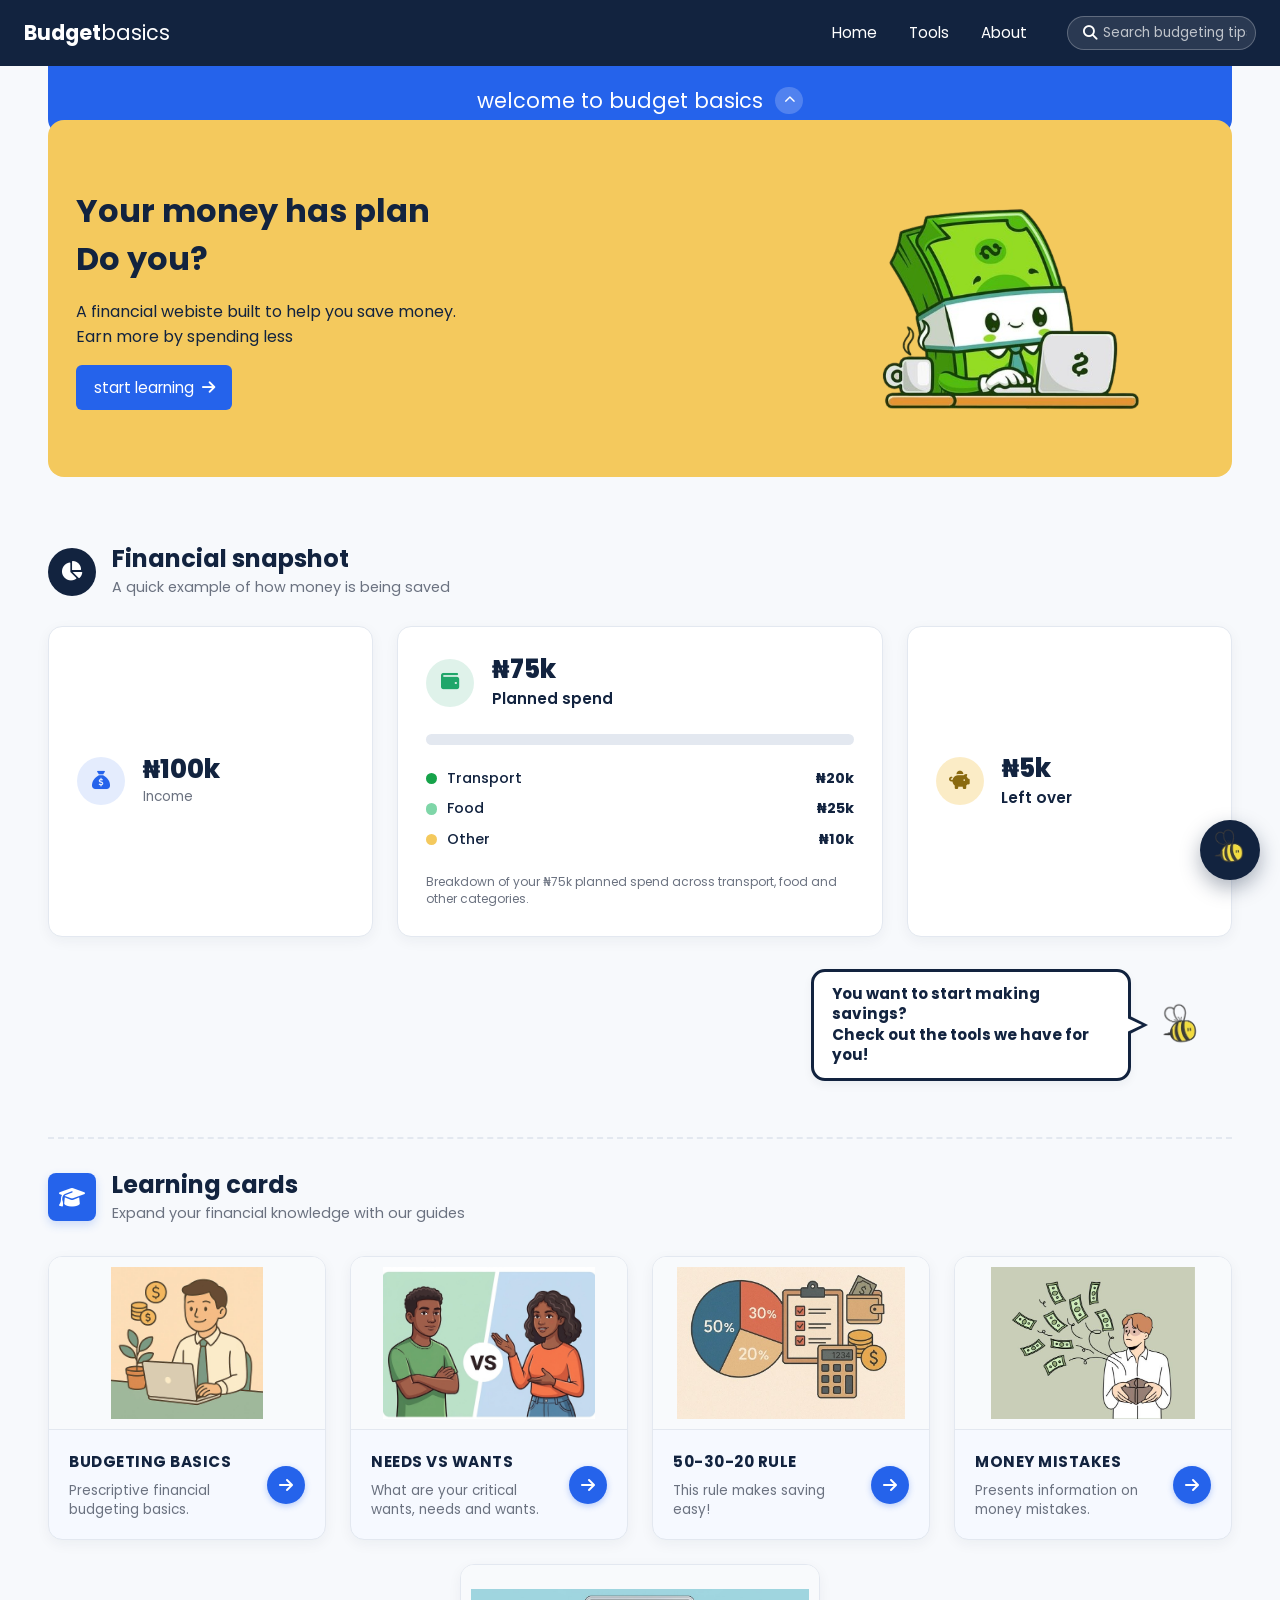
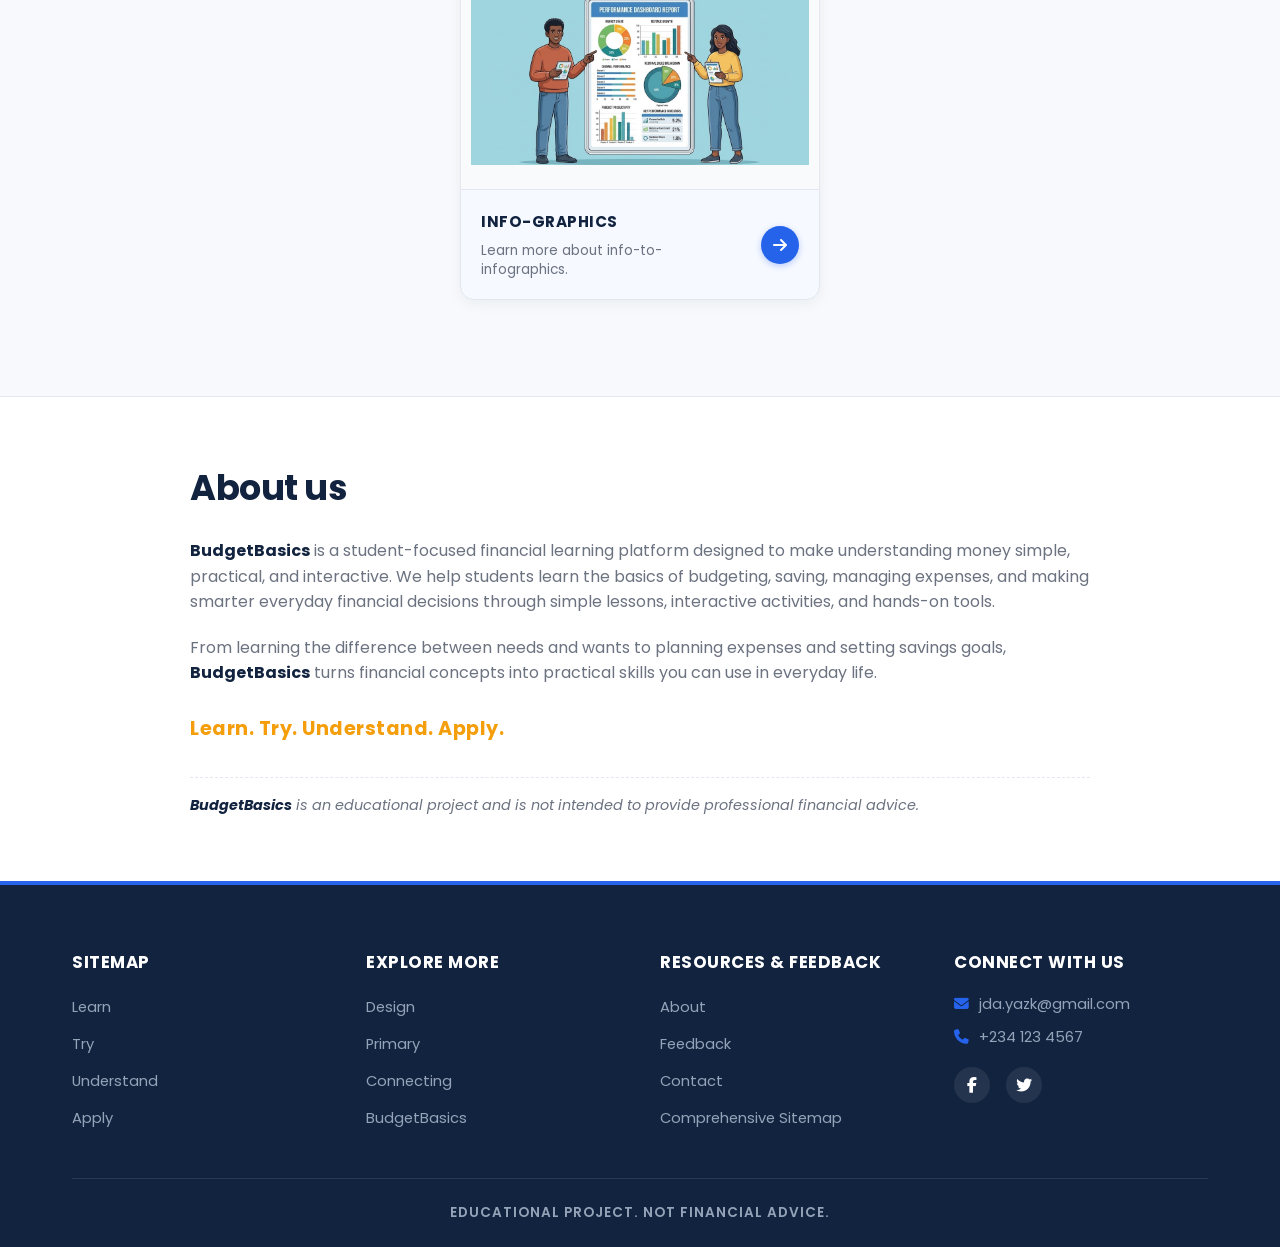
<file: index.html>
<!DOCTYPE html>
<html lang="en">

<head>
    <meta charset="UTF-8">
    <meta name="viewport" content="width=device-width, initial-scale=1.0">

    <link rel="preconnect" href="https://fonts.googleapis.com">
    <link rel="preconnect" href="https://fonts.gstatic.com" crossorigin>
    <link
        href="https://fonts.googleapis.com/css2?family=Poppins:wght@400;500;600;700&display=swap"
        rel="stylesheet"
    >

    <link
        rel="stylesheet"
        href="https://cdnjs.cloudflare.com/ajax/libs/font-awesome/6.5.1/css/all.min.css"
    >

    <link rel="stylesheet" href="/css/style.css">
    <link rel="stylesheet" href="/css/loader.css">
    <link rel="stylesheet" href="/css/chatbot_widget.css">
    <link rel="stylesheet" href="/css/feedback-prompt.css">

    <link rel="shortcut icon" href="/images/bee_logo.png" type="image/x-icon">

    <title>BudgetBasics</title>
</head>

<body>

    <!-- ================= HEADER ================= -->

    <header>

        <nav>

            <h1 class="nav-logo">
                <strong>Budget</strong>basics
            </h1>

            <button
                class="nav-toggle"
                id="navToggle"
                aria-label="Toggle menu"
                aria-expanded="false"
            >
                <i class="fa-solid fa-bars"></i>
            </button>

            <ul class="nav-links" id="navLinks">

                <li>
                    <a href="#">Home</a>
                </li>

                <li>
                    <a href="#learning-modules">Tools</a>
                </li>

                <li>
                    <a href="#about">About</a>
                </li>

                <li class="nav-search-item">

                    <form class="search-form" role="search" id="searchForm">

                        <button
                            type="submit"
                            class="search-btn"
                            aria-label="Search"
                        >
                            <i class="fa-solid fa-magnifying-glass"></i>
                        </button>

                        <input
                            type="text"
                            id="searchInput"
                            placeholder="Search budgeting tips..."
                            aria-label="Search"
                        >

                    </form>

                </li>

            </ul>

        </nav>

        <div class="nav-backdrop" id="navBackdrop"></div>

        <!-- Welcome Banner -->

        <div class="banner" id="banner">

            <span class="banner-text">
                welcome to budget basics
            </span>

            <button
                class="banner-toggle"
                id="bannerToggle"
                aria-label="Collapse welcome banner"
                aria-expanded="true"
            >
                <i class="fa-solid fa-chevron-up"></i>
            </button>

        </div>

        <!-- ================= HERO ================= -->

        <main>

            <div class="hero-content">

                <aside class="hero-copy">

                    <h2>
                        Your money has plan
                        <strong>Do you?</strong>
                    </h2>

                    <p>
                        A financial webiste built to help you save money.
                        <span>Earn more by spending less</span>
                    </p>

                    <button class="cta">

                        start learning

                        <i class="fa-solid fa-arrow-right"></i>

                    </button>

                </aside>

                <aside class="hero-image">

                    <img
                        src="/images/money illustration.jpg"
                        alt="a fun visual representation of money working"
                    >

                </aside>

            </div>

        </main>

    </header>


    <!-- ================= FINANCIAL SNAPSHOT ================= -->

    <section class="fs-section">

        <div id="financial-snapshot-widget">

            <!-- 1. Top Snapshot Section -->

            <div class="fs-header">

                <span class="fs-header-icon">
                    <i class="fa-solid fa-chart-pie"></i>
                </span>

                <div>

                    <h3 class="fs-title">
                        Financial snapshot
                    </h3>

                    <p class="fs-subtitle">
                        A quick example of how money is being saved
                    </p>

                </div>

            </div>


            <div class="fs-cards-row reveal">

                <!-- Income -->

                <div class="fs-card fs-income-card">

                    <div class="fs-icon-badge fs-icon-blue">
                        <i class="fa-solid fa-sack-dollar"></i>
                    </div>

                    <div class="fs-details">

                        <div class="fs-amount">
                            ₦100k
                        </div>

                        <div class="fs-label">
                            Income
                        </div>

                    </div>

                </div>


                <!-- Planned Spend -->

                <div class="fs-card fs-spend-card">

                    <div class="fs-spend-header">

                        <div class="fs-icon-badge fs-icon-green">
                            <i class="fa-solid fa-wallet"></i>
                        </div>

                        <div class="fs-details">

                            <div class="fs-amount">
                                ₦75k
                            </div>

                            <div class="fs-label-dark">
                                Planned spend
                            </div>

                        </div>

                    </div>


                    <div class="fs-progress-container">

                        <div
                            class="fs-progress-bar fs-bg-green-dark"
                            data-width="30%"
                        ></div>

                        <div
                            class="fs-progress-bar fs-bg-green-light"
                            data-width="35%"
                        ></div>

                        <div
                            class="fs-progress-bar fs-bg-yellow"
                            data-width="20%"
                        ></div>

                        <div
                            class="fs-progress-bar fs-bg-light-green"
                            data-width="10%"
                        ></div>

                        <div
                            class="fs-progress-bar fs-bg-gray"
                            data-width="5%"
                        ></div>

                    </div>


                    <ul class="fs-spend-list">

                        <li>

                            <div class="fs-list-left">
                                <span class="fs-dot fs-dot-green"></span>
                                Transport
                            </div>

                            <div class="fs-list-right">
                                ₦20k
                            </div>

                        </li>

                        <li>

                            <div class="fs-list-left">
                                <span class="fs-dot fs-dot-green-light"></span>
                                Food
                            </div>

                            <div class="fs-list-right">
                                ₦25k
                            </div>

                        </li>

                        <li>

                            <div class="fs-list-left">
                                <span class="fs-dot fs-dot-yellow"></span>
                                Other
                            </div>

                            <div class="fs-list-right">
                                ₦10k
                            </div>

                        </li>

                    </ul>

                    <p class="fs-footnote">
                        Breakdown of your ₦75k planned spend across transport,
                        food and other categories.
                    </p>

                </div>


                <!-- Left Over -->

                <div class="fs-card fs-leftover-card">

                    <div class="fs-icon-badge fs-icon-yellow">
                        <i class="fa-solid fa-piggy-bank"></i>
                    </div>

                    <div class="fs-details">

                        <div class="fs-amount">
                            ₦5k
                        </div>

                        <div class="fs-label-dark">
                            Left over
                        </div>

                    </div>

                </div>

            </div>


            <!-- 2. Talking Bee Section -->

            <div class="fs-bee-section reveal">

                <div class="fs-speech-bubble">

                    You want to start making savings?
                    <br>
                    Check out the tools we have for you!

                </div>

                <img
                    src="/images/bee_logo.png"
                    alt="Bee"
                    class="fs-bee-img"
                    onerror="this.outerHTML='<i class=\'fa-solid fa-bug fs-bee-fallback-icon\'></i>'"
                >

            </div>


            <!-- 3. Learning Cards Section -->

            <div
                class="lc-section reveal"
                id="learning-modules"
            >

                <!-- Learning Cards Header -->

                <div class="lc-header">

                    <span class="lc-header-icon">
                        <i class="fa-solid fa-graduation-cap"></i>
                    </span>

                    <div>

                        <h3 class="lc-title">
                            Learning cards
                        </h3>

                        <p class="lc-subtitle">
                            Expand your financial knowledge with our guides
                        </p>

                    </div>

                </div>


                <!-- ================= LEARNING CARDS ================= -->

                <div class="lc-grid">


                    <!-- Card 1: Budgeting Basics -->

                    <a
                        href="/html/budgeting_basic.html"
                        class="lc-card"
                        data-keywords="budgeting basics budget income expenses plan planning fixed variable"
                    >

                        <div class="lc-image-wrapper">

                            <img
                                src="/images/budget_basics_card.jpg"
                                alt="Budgeting Basics"
                                onerror="this.src='https://placehold.co/400x200/e2e8f0/64748b?text=Your+Image+Here'"
                            >

                            <div class="lc-hover-overlay">

                                <span class="lc-hover-text">
                                    Click to read more
                                </span>

                            </div>

                        </div>


                        <div class="lc-content">

                            <div class="lc-text">

                                <h4>
                                    BUDGETING BASICS
                                </h4>

                                <p>
                                    Prescriptive financial budgeting basics.
                                </p>

                            </div>

                            <div class="lc-arrow">

                                <i class="fa-solid fa-arrow-right"></i>

                            </div>

                        </div>

                    </a>


                    <!-- Card 2: Needs vs Wants -->

                    <a
                        href="/html/needs-vs-want.html"
                        class="lc-card"
                        data-keywords="needs wants need want essential necessity spending"
                    >

                        <div class="lc-image-wrapper">

                            <img
                                src="/images/need_vs_want_card.jpg"
                                alt="Needs vs Wants"
                                onerror="this.src='https://placehold.co/400x200/e2e8f0/64748b?text=Your+Image+Here'"
                            >

                            <div class="lc-hover-overlay">

                                <span class="lc-hover-text">
                                    Click to read more
                                </span>

                            </div>

                        </div>


                        <div class="lc-content">

                            <div class="lc-text">

                                <h4>
                                    NEEDS vs WANTS
                                </h4>

                                <p>
                                    What are your critical wants, needs and wants.
                                </p>

                            </div>

                            <div class="lc-arrow">

                                <i class="fa-solid fa-arrow-right"></i>

                            </div>

                        </div>

                    </a>


                    <!-- Card 3: 50-30-20 Rule -->

                    <a
                        href="/html/50-30-20rule.html"
                        class="lc-card"
                        data-keywords="50-30-20 rule split percent percentage savings save saving goal"
                    >

                        <div class="lc-image-wrapper">

                            <img
                                src="/images/card_50-30-20_rule.jpg"
                                alt="50-30-20 Rule"
                                onerror="this.src='https://placehold.co/400x200/e2e8f0/64748b?text=Your+Image+Here'"
                            >

                            <div class="lc-hover-overlay">

                                <span class="lc-hover-text">
                                    Click to read more
                                </span>

                            </div>

                        </div>


                        <div class="lc-content">

                            <div class="lc-text">

                                <h4>
                                    50-30-20 RULE
                                </h4>

                                <p>
                                    This rule makes saving easy!
                                </p>

                            </div>

                            <div class="lc-arrow">

                                <i class="fa-solid fa-arrow-right"></i>

                            </div>

                        </div>

                    </a>


                    <!-- Card 4: Money Mistakes -->

                    <a
                        href="/html/money-mistakes.html"
                        class="lc-card"
                        data-keywords="mistakes mistake overspending impulse buying subscriptions late payment"
                    >

                        <div class="lc-image-wrapper">

                            <img
                                src="/images/money_mistakes_card.jpg"
                                alt="Money Mistakes"
                                onerror="this.src='https://placehold.co/400x200/e2e8f0/64748b?text=Your+Image+Here'"
                            >

                            <div class="lc-hover-overlay">

                                <span class="lc-hover-text">
                                    Click to read more
                                </span>

                            </div>

                        </div>


                        <div class="lc-content">

                            <div class="lc-text">

                                <h4>
                                    MONEY MISTAKES
                                </h4>

                                <p>
                                    Presents information on money mistakes.
                                </p>

                            </div>

                            <div class="lc-arrow">

                                <i class="fa-solid fa-arrow-right"></i>

                            </div>

                        </div>

                    </a>


                    <!-- Card 5: Infographics -->

                    <a
                        href="/html/infographics.html"
                        class="lc-card lc-card-centered"
                        data-keywords="infographics visual gallery charts learning"
                    >

                        <div class="lc-image-wrapper">

                            <img
                                src="/images/info-graphics_card.jpg"
                                alt="Infographics"
                                onerror="this.src='https://placehold.co/400x200/e2e8f0/64748b?text=Your+Image+Here'"
                            >

                            <div class="lc-hover-overlay">

                                <span class="lc-hover-text">
                                    Click to read more
                                </span>

                            </div>

                        </div>


                        <div class="lc-content">

                            <div class="lc-text">

                                <h4>
                                    INFO-GRAPHICS
                                </h4>

                                <p>
                                    Learn more about info-to-infographics.
                                </p>

                            </div>

                            <div class="lc-arrow">

                                <i class="fa-solid fa-arrow-right"></i>

                            </div>

                        </div>

                    </a>


                </div>


                <p
                    class="lc-no-results"
                    id="lcNoResults"
                    hidden
                >
                    No matching guides found — try a different keyword,
                    like "savings" or "budget".
                </p>

            </div>

        </div>

    </section>


    <!-- ================= ABOUT US ================= -->

    <section
        class="about-section"
        id="about"
    >

        <div class="about-container reveal">

            <h2 class="about-heading">
                About us
            </h2>


            <div class="about-text-content">

                <p>

                    <strong>BudgetBasics</strong>
                    is a student-focused financial learning platform
                    designed to make understanding money simple, practical,
                    and interactive. We help students learn the basics of
                    budgeting, saving, managing expenses, and making smarter
                    everyday financial decisions through simple lessons,
                    interactive activities, and hands-on tools.

                </p>


                <p>

                    From learning the difference between needs and wants
                    to planning expenses and setting savings goals,
                    <strong>BudgetBasics</strong>
                    turns financial concepts into practical skills you can
                    use in everyday life.

                </p>


                <p class="about-tagline">

                    Learn. Try. Understand. Apply.

                </p>


                <p class="about-disclaimer">

                    <strong>BudgetBasics</strong>
                    is an educational project and is not intended to provide
                    professional financial advice.

                </p>

            </div>

        </div>

    </section>


    <!-- ================= FOOTER ================= -->

    <footer class="site-footer">

        <div class="footer-container">

            <div class="footer-grid reveal">


                <!-- Column 1: Sitemap -->

                <div class="footer-col">

                    <h4>
                        Sitemap
                    </h4>

                    <ul>

                        <li>
                            <a href="#">Learn</a>
                        </li>

                        <li>
                            <a href="#">Try</a>
                        </li>

                        <li>
                            <a href="#">Understand</a>
                        </li>

                        <li>
                            <a href="#">Apply</a>
                        </li>

                    </ul>

                </div>


                <!-- Column 2: Explore More -->

                <div class="footer-col">

                    <h4>
                        Explore More
                    </h4>

                    <ul>

                        <li>
                            <a href="#">Design</a>
                        </li>

                        <li>
                            <a href="#">Primary</a>
                        </li>

                        <li>
                            <a href="#">Connecting</a>
                        </li>

                        <li>
                            <a href="#">BudgetBasics</a>
                        </li>

                    </ul>

                </div>


                <!-- Column 3: Resources & Feedback -->

                <div class="footer-col">

                    <h4>
                        Resources & Feedback
                    </h4>

                    <ul>

                        <li>
                            <a href="#">About</a>
                        </li>

                        <li>
                            <a href="#">Feedback</a>
                        </li>

                        <li>
                            <a href="#">Contact</a>
                        </li>

                        <li>
                            <a href="#">Comprehensive Sitemap</a>
                        </li>

                    </ul>

                </div>


                <!-- Column 4: Connect With Us -->

                <div class="footer-col">

                    <h4>
                        Connect With Us
                    </h4>

                    <ul class="footer-contact-list">

                        <li>
                            <i class="fa-solid fa-envelope"></i>
                            jda.yazk@gmail.com
                        </li>

                        <li>
                            <i class="fa-solid fa-phone"></i>
                            +234 123 4567
                        </li>

                    </ul>


                    <div class="footer-socials">

                        <a
                            href="#"
                            aria-label="Facebook"
                        >
                            <i class="fa-brands fa-facebook-f"></i>
                        </a>

                        <a
                            href="#"
                            aria-label="Twitter"
                        >
                            <i class="fa-brands fa-twitter"></i>
                        </a>

                    </div>

                </div>

            </div>


            <!-- Bottom Disclaimer Bar -->

            <div class="footer-bottom">

                <p>
                    EDUCATIONAL PROJECT. NOT FINANCIAL ADVICE.
                </p>

            </div>

        </div>

    </footer>


    <!-- ================= JAVASCRIPT ================= -->

    <script src="/js/loader.js"></script>
    <script src="/js/script.js"></script>
    <script src="/js/chatbot_widget.js"></script>
    <script src="/js/feedback-prompt.js"></script>

</body>

</html>
</file>
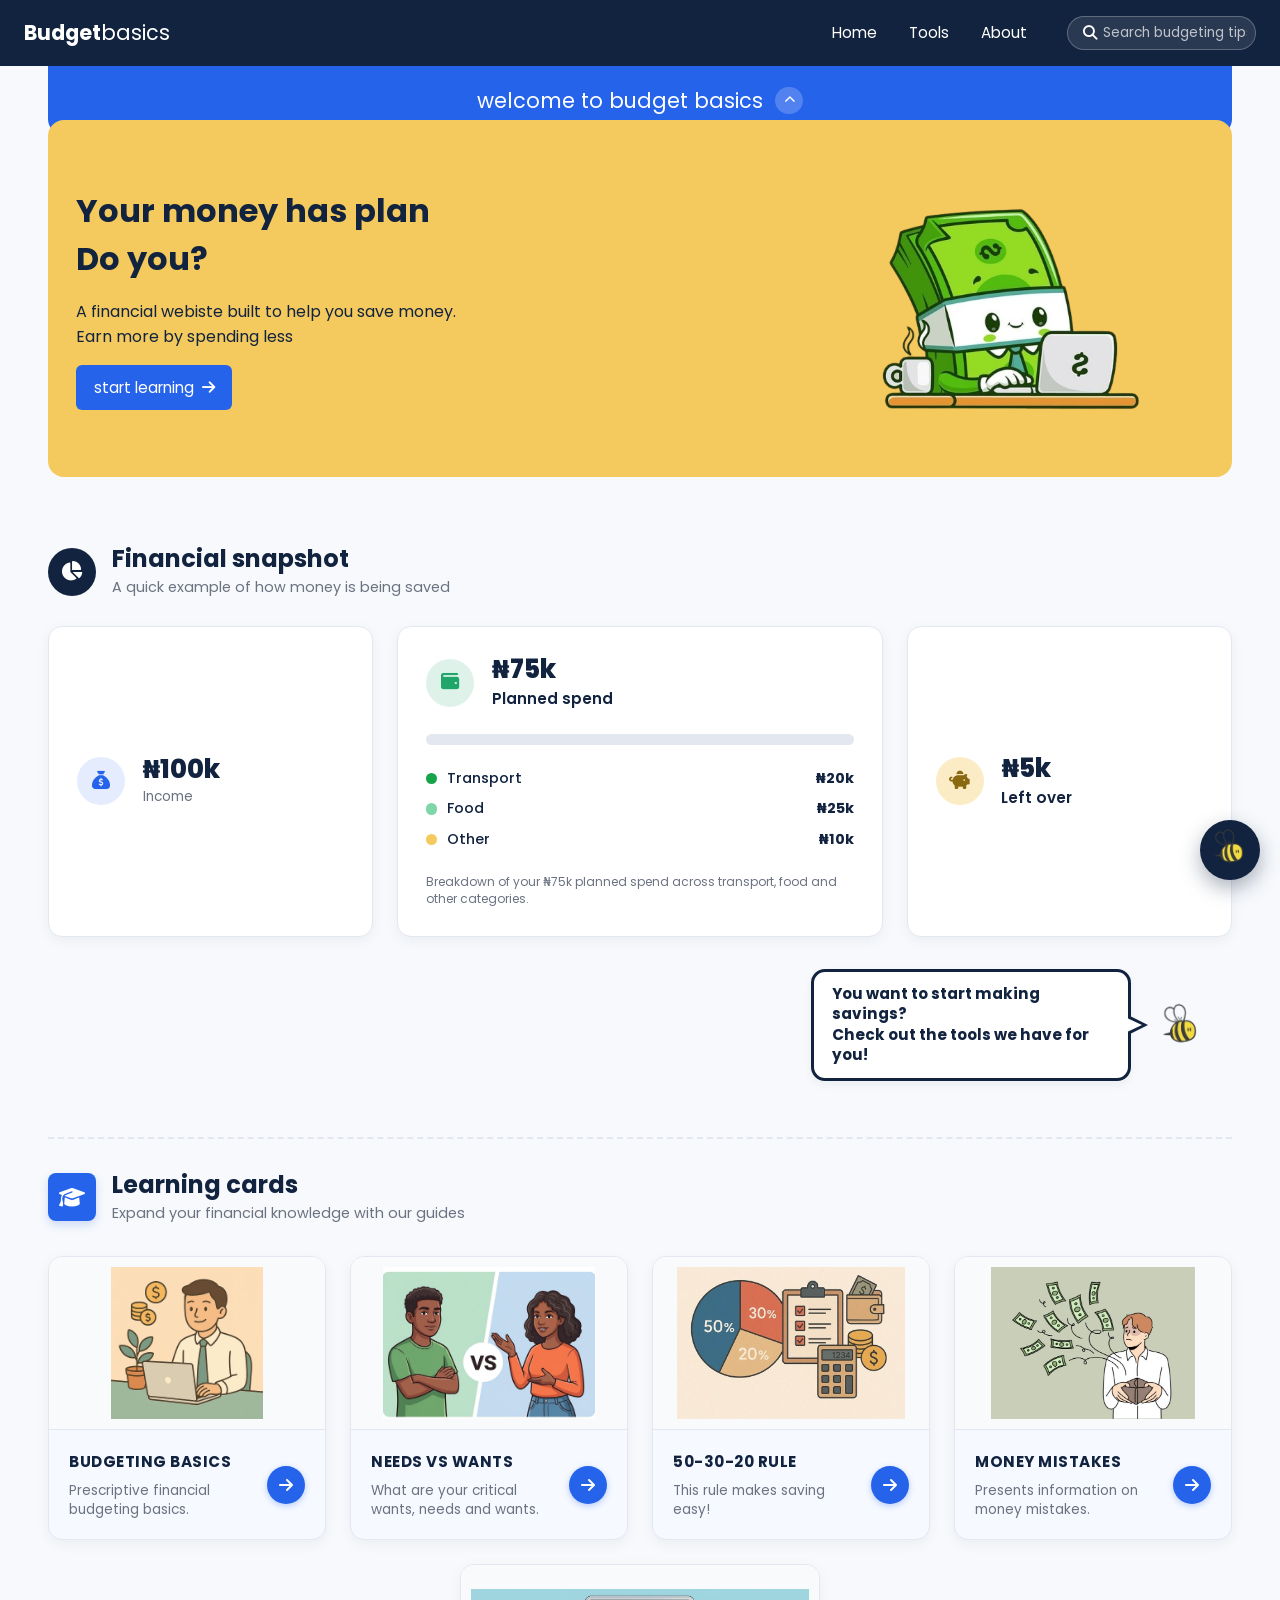
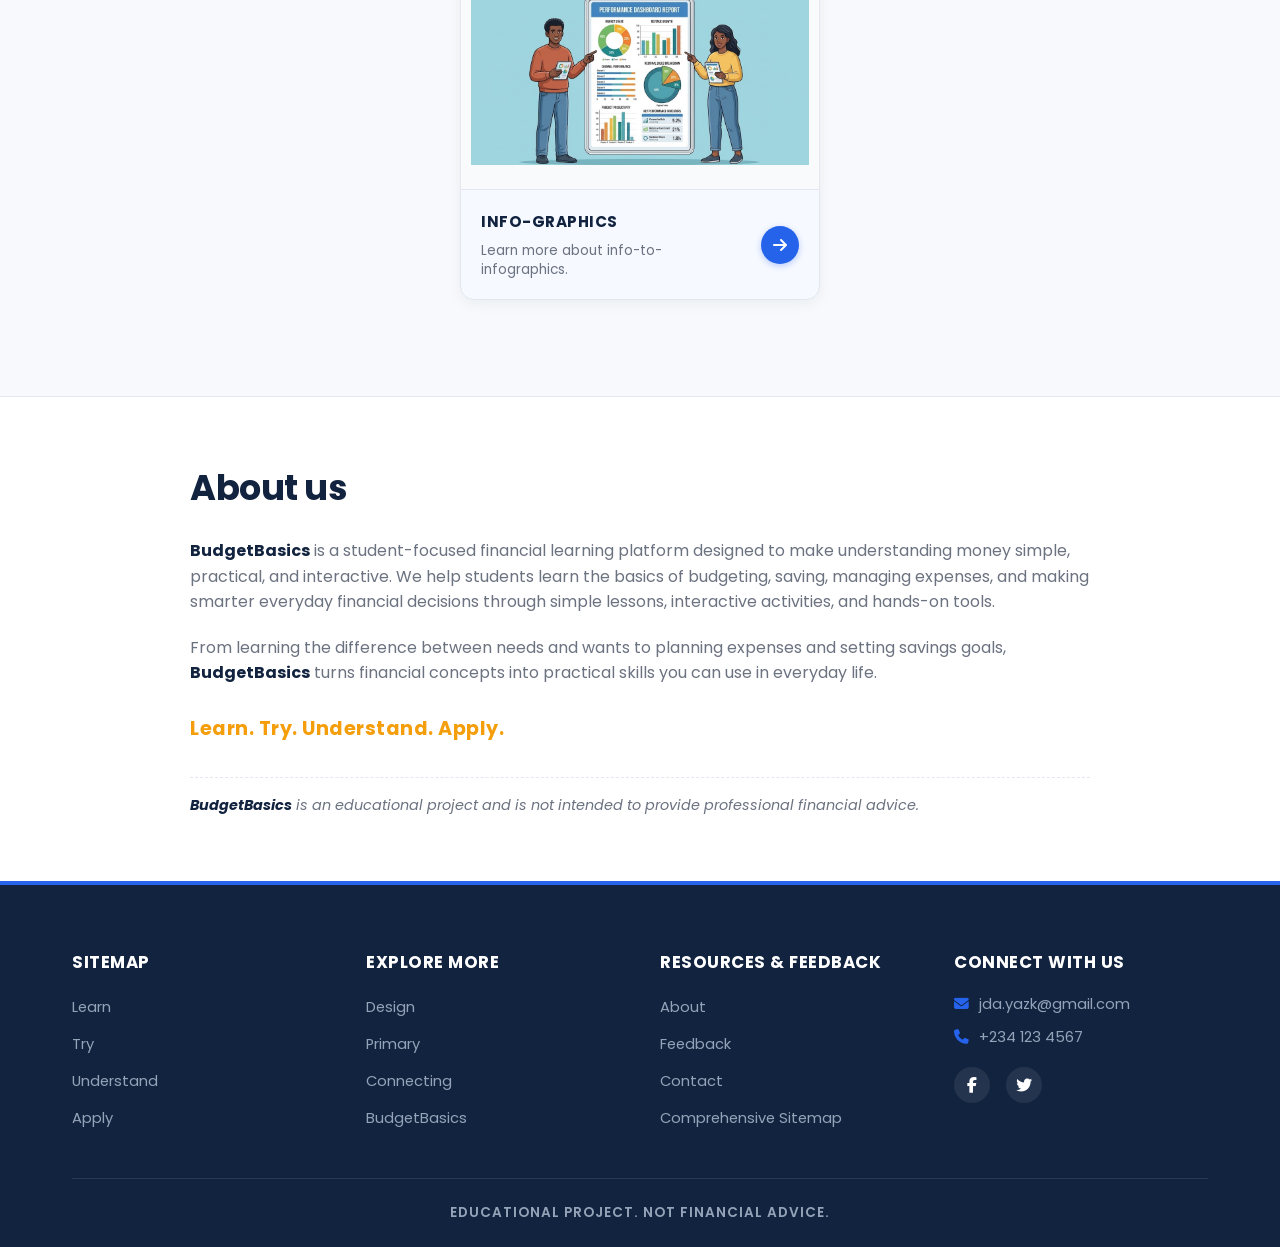
<file: html/index.html>
<!DOCTYPE html>
<html lang="en">

<head>
    <meta charset="UTF-8">
    <meta name="viewport" content="width=device-width, initial-scale=1.0">

    <link rel="preconnect" href="https://fonts.googleapis.com">
    <link rel="preconnect" href="https://fonts.gstatic.com" crossorigin>
    <link href="https://fonts.googleapis.com/css2?family=Poppins:wght@400;500;600;700&display=swap" rel="stylesheet">
    <link rel="stylesheet" href="https://cdnjs.cloudflare.com/ajax/libs/font-awesome/6.5.1/css/all.min.css">

    <link rel="stylesheet" href="/css/style.css">
    <link rel="stylesheet" href="/css/loader.css">
    <link rel="stylesheet" href="/css/chatbot_widget.css">
    <link rel="stylesheet" href="/css/feedback-prompt.css">
    <link rel="shortcut icon" href="/images/bee_logo.png" type="image/x-icon">
    <title>BudgetBasics</title>
</head>

<body>

    <header>
        <nav>
            <h1 class="nav-logo"><strong>Budget</strong>basics</h1>

            <button class="nav-toggle" id="navToggle" aria-label="Toggle menu" aria-expanded="false">
                <i class="fa-solid fa-bars"></i>
            </button>

            <ul class="nav-links" id="navLinks">
                <li><a href="#">Home</a></li>
                <li><a href="#learning-modules">Tools</a></li>
                <li><a href="#about">About</a></li>
                <li class="nav-search-item">
                    <form class="search-form" role="search" id="searchForm">
                        <button type="submit" class="search-btn" aria-label="Search">
                            <i class="fa-solid fa-magnifying-glass"></i>
                        </button>
                        <input type="text" id="searchInput" placeholder="Search budgeting tips..." aria-label="Search">
                    </form>
                </li>
            </ul>
        </nav>

        <div class="nav-backdrop" id="navBackdrop"></div>

        <div class="banner" id="banner">
            <span class="banner-text">welcome to budget basics</span>
            <button class="banner-toggle" id="bannerToggle" aria-label="Collapse welcome banner" aria-expanded="true">
                <i class="fa-solid fa-chevron-up"></i>
            </button>
        </div>

        <main>
            <div class="hero-content">
                <aside class="hero-copy">
                    <h2>Your money has plan <strong>Do you?</strong></h2>
                    <p>A financial webiste built to help you save money. <span>Earn more by spending less</span></p>
                    <button class="cta">
                        start learning
                        <i class="fa-solid fa-arrow-right"></i>
                    </button>
                </aside>
                <aside class="hero-image">
                    <img src="/images/money illustration.jpg" alt="a fun visual representation of money working">
                </aside>
            </div>
        </main>
    </header>

    <section class="fs-section">
        <div id="financial-snapshot-widget">
            <!-- 1. Top Snapshot Section -->
            <div class="fs-header">
                <span class="fs-header-icon"><i class="fa-solid fa-chart-pie"></i></span>
                <div>
                    <h3 class="fs-title">Financial snapshot</h3>
                    <p class="fs-subtitle">A quick example of how money is being saved </p>
                </div>
            </div>

            <div class="fs-cards-row reveal">
                <div class="fs-card fs-income-card">
                    <div class="fs-icon-badge fs-icon-blue"><i class="fa-solid fa-sack-dollar"></i></div>
                    <div class="fs-details">
                        <div class="fs-amount">₦100k</div>
                        <div class="fs-label">Income</div>
                    </div>
                </div>

                <div class="fs-card fs-spend-card">
                    <div class="fs-spend-header">
                        <div class="fs-icon-badge fs-icon-green"><i class="fa-solid fa-wallet"></i></div>
                        <div class="fs-details">
                            <div class="fs-amount">₦75k</div>
                            <div class="fs-label-dark">Planned spend</div>
                        </div>
                    </div>

                    <div class="fs-progress-container">
                        <div class="fs-progress-bar fs-bg-green-dark" data-width="30%"></div>
                        <div class="fs-progress-bar fs-bg-green-light" data-width="35%"></div>
                        <div class="fs-progress-bar fs-bg-yellow" data-width="20%"></div>
                        <div class="fs-progress-bar fs-bg-light-green" data-width="10%"></div>
                        <div class="fs-progress-bar fs-bg-gray" data-width="5%"></div>
                    </div>

                    <ul class="fs-spend-list">
                        <li>
                            <div class="fs-list-left"><span class="fs-dot fs-dot-green"></span> Transport</div>
                            <div class="fs-list-right">₦20k</div>
                        </li>
                        <li>
                            <div class="fs-list-left"><span class="fs-dot fs-dot-green-light"></span> Food</div>
                            <div class="fs-list-right">₦25k</div>
                        </li>
                        <li>
                            <div class="fs-list-left"><span class="fs-dot fs-dot-yellow"></span> Other</div>
                            <div class="fs-list-right">₦10k</div>
                        </li>
                    </ul>
                    <p class="fs-footnote">Breakdown of your ₦75k planned spend across transport, food and other categories.</p>
                </div>

                <div class="fs-card fs-leftover-card">
                    <div class="fs-icon-badge fs-icon-yellow"><i class="fa-solid fa-piggy-bank"></i></div>
                    <div class="fs-details">
                        <div class="fs-amount">₦5k</div>
                        <div class="fs-label-dark">Left over</div>
                    </div>
                </div>
            </div>

            <!-- 2. Talking Bee Section -->
            <div class="fs-bee-section reveal">
                <div class="fs-speech-bubble">
                    You want to start making savings?<br>Check out the tools we have for you!
                </div>
                <img src="/images/bee_logo.png" alt="Bee" class="fs-bee-img" onerror="this.outerHTML='<i class=\'fa-solid fa-bug fs-bee-fallback-icon\'></i>'">
            </div>

            <!-- 3. Learning Cards Section -->
            <div class="lc-section reveal" id="learning-modules">
                <!-- Different styling for the header -->
                <div class="lc-header">
                    <span class="lc-header-icon"><i class="fa-solid fa-graduation-cap"></i></span>
                    <div>
                        <h3 class="lc-title">Learning cards</h3>
                        <p class="lc-subtitle">Expand your financial knowledge with our guides</p>
                    </div>
                </div>

                <div class="lc-grid">
                    <!-- Card 1 -->
                    <a href="budgetting_basic.html" class="lc-card" data-keywords="budgeting basics budget income expenses plan planning fixed variable">
                        <div class="lc-image-wrapper">
                            <img src="/images/budget_basics_card.jpg" alt="Budgeting Basics" onerror="this.src='https://placehold.co/400x200/e2e8f0/64748b?text=Your+Image+Here'">
                            <div class="lc-hover-overlay">
                                <span class="lc-hover-text">Click to read more</span>
                            </div>
                        </div>
                        <div class="lc-content">
                            <div class="lc-text">
                                <h4>BUDGETING BASICS</h4>
                                <p>Prescriptive financial budgeting basics.</p>
                            </div>
                            <div class="lc-arrow">
                                <i class="fa-solid fa-arrow-right"></i>
                            </div>
                        </div>
                    </a>
                    
                    <!-- Card 2 -->
                    <a href="needs-vs-want.html" class="lc-card" data-keywords="needs wants need want essential necessity spending">
                        <div class="lc-image-wrapper">
                            <img src="/images/need_vs_want_card.jpg" alt="Needs vs Wants" onerror="this.src='https://placehold.co/400x200/e2e8f0/64748b?text=Your+Image+Here'">
                            <div class="lc-hover-overlay">
                                <span class="lc-hover-text">Click to read more</span>
                            </div>
                        </div>
                        <div class="lc-content">
                            <div class="lc-text">
                                <h4>NEEDS vs WANTS</h4>
                                <p>What are your critical wants, needs and wants.</p>
                            </div>
                            <div class="lc-arrow">
                                <i class="fa-solid fa-arrow-right"></i>
                            </div>
                        </div>
                    </a>
                    
                    <!-- Card 3 -->
                    <a href="50-30-20rule.html" class="lc-card" data-keywords="50-30-20 rule split percent percentage savings save saving goal">
                        <div class="lc-image-wrapper">
                            <img src="/images/card_50-30-20_rule.jpg" alt="50-30-20 Rule" onerror="this.src='https://placehold.co/400x200/e2e8f0/64748b?text=Your+Image+Here'">
                            <div class="lc-hover-overlay">
                                <span class="lc-hover-text">Click to read more</span>
                            </div>
                        </div>
                        <div class="lc-content">
                            <div class="lc-text">
                                <h4>50-30-20 RULE</h4>
                                <p>This rule makes saving easy!</p>
                            </div>
                            <div class="lc-arrow">
                                <i class="fa-solid fa-arrow-right"></i>
                            </div>
                        </div>
                    </a>
                    
                    <!-- Card 4 -->
                    <a href="money-mistakes.html" class="lc-card" data-keywords="mistakes mistake overspending impulse buying subscriptions late payment">
                        <div class="lc-image-wrapper">
                            <img src="/images/money_mistakes_card.jpg" alt="Money Mistakes" onerror="this.src='https://placehold.co/400x200/e2e8f0/64748b?text=Your+Image+Here'">
                            <div class="lc-hover-overlay">
                                <span class="lc-hover-text">Click to read more</span>
                            </div>
                        </div>
                        <div class="lc-content">
                            <div class="lc-text">
                                <h4>MONEY MISTAKES</h4>
                                <p>Presents information on money mistakes.</p>
                            </div>
                            <div class="lc-arrow">
                                <i class="fa-solid fa-arrow-right"></i>
                            </div>
                        </div>
                    </a>
                    
                    <!-- Card 5 (Centered at bottom) -->
                    <a href="infographics.html" class="lc-card lc-card-centered" data-keywords="infographics visual gallery charts learning">
                        <div class="lc-image-wrapper">
                            <img src="/images/info-graphics_card.jpg" alt="Infographics" onerror="this.src='https://placehold.co/400x200/e2e8f0/64748b?text=Your+Image+Here'">
                            <div class="lc-hover-overlay">
                                <span class="lc-hover-text">Click to read more</span>
                            </div>
                        </div>
                        <div class="lc-content">
                            <div class="lc-text">
                                <h4>INFO-GRAPHICS</h4>
                                <p>Learn more about info-to-infographics.</p>
                            </div>
                            <div class="lc-arrow">
                                <i class="fa-solid fa-arrow-right"></i>
                            </div>
                        </div>
                    </a>
                </div>

                <p class="lc-no-results" id="lcNoResults" hidden>No matching guides found — try a different keyword, like "savings" or "budget".</p>
            </div>
    </section>

    <!-- About Us Section -->
    <section class="about-section" id="about">
        <div class="about-container reveal">
            <h2 class="about-heading">About us</h2>
            
            <div class="about-text-content">
                <p>
                    <strong>BudgetBasics</strong> is a student-focused financial learning platform designed to make understanding money simple, practical, and interactive. We help students learn the basics of budgeting, saving, managing expenses, and making smarter everyday financial decisions through simple lessons, interactive activities, and hands-on tools.
                </p>
                <p>
                    From learning the difference between needs and wants to planning expenses and setting savings goals, <strong>BudgetBasics</strong> turns financial concepts into practical skills you can use in everyday life.
                </p>
                <p class="about-tagline">
                    Learn. Try. Understand. Apply.
                </p>
                <p class="about-disclaimer">
                    <strong>BudgetBasics</strong> is an educational project and is not intended to provide professional financial advice.
                </p>
            </div>
        </div>
    </section>

    <!-- Footer Section -->
    <footer class="site-footer">
        <div class="footer-container">
            <div class="footer-grid reveal">
                <!-- Column 1: Sitemap -->
                <div class="footer-col">
                    <h4>Sitemap</h4>
                    <ul>
                        <li><a href="#">Learn</a></li>
                        <li><a href="#">Try</a></li>
                        <li><a href="#">Understand</a></li>
                        <li><a href="#">Apply</a></li>
                    </ul>
                </div>

                <!-- Column 2: Explore More -->
                <div class="footer-col">
                    <h4>Explore More</h4>
                    <ul>
                        <li><a href="#">Design</a></li>
                        <li><a href="#">Primary</a></li>
                        <li><a href="#">Connecting</a></li>
                        <li><a href="#">BudgetBasics</a></li>
                    </ul>
                </div>

                <!-- Column 3: Resources & Feedback -->
                <div class="footer-col">
                    <h4>Resources & Feedback</h4>
                    <ul>
                        <li><a href="#">About</a></li>
                        <li><a href="#">Feedback</a></li>
                        <li><a href="#">Contact</a></li>
                        <li><a href="#">Comprehensive Sitemap</a></li>
                    </ul>
                </div>

                <!-- Column 4: Connect With Us -->
                <div class="footer-col">
                    <h4>Connect With Us</h4>
                    <ul class="footer-contact-list">
                        <li><i class="fa-solid fa-envelope"></i> jda.yazk@gmail.com</li>
                        <li><i class="fa-solid fa-phone"></i> +234 123 4567</li>
                    </ul>
                    <div class="footer-socials">
                        <a href="#" aria-label="Facebook"><i class="fa-brands fa-facebook-f"></i></a>
                        <a href="#" aria-label="Twitter"><i class="fa-brands fa-twitter"></i></a>
                    </div>
                </div>
            </div>

            <!-- Bottom Disclaimer Bar -->
            <div class="footer-bottom">
                <p>EDUCATIONAL PROJECT. NOT FINANCIAL ADVICE.</p>
            </div>
        </div>
    </footer>
    <script src="/js/loader.js"></script>
    <script src="/js/script.js"></script>
    <script src="/js/chatbot_widget.js"></script>
    <script src="/js/feedback-prompt.js"></script>
</body>

</html>
</file>
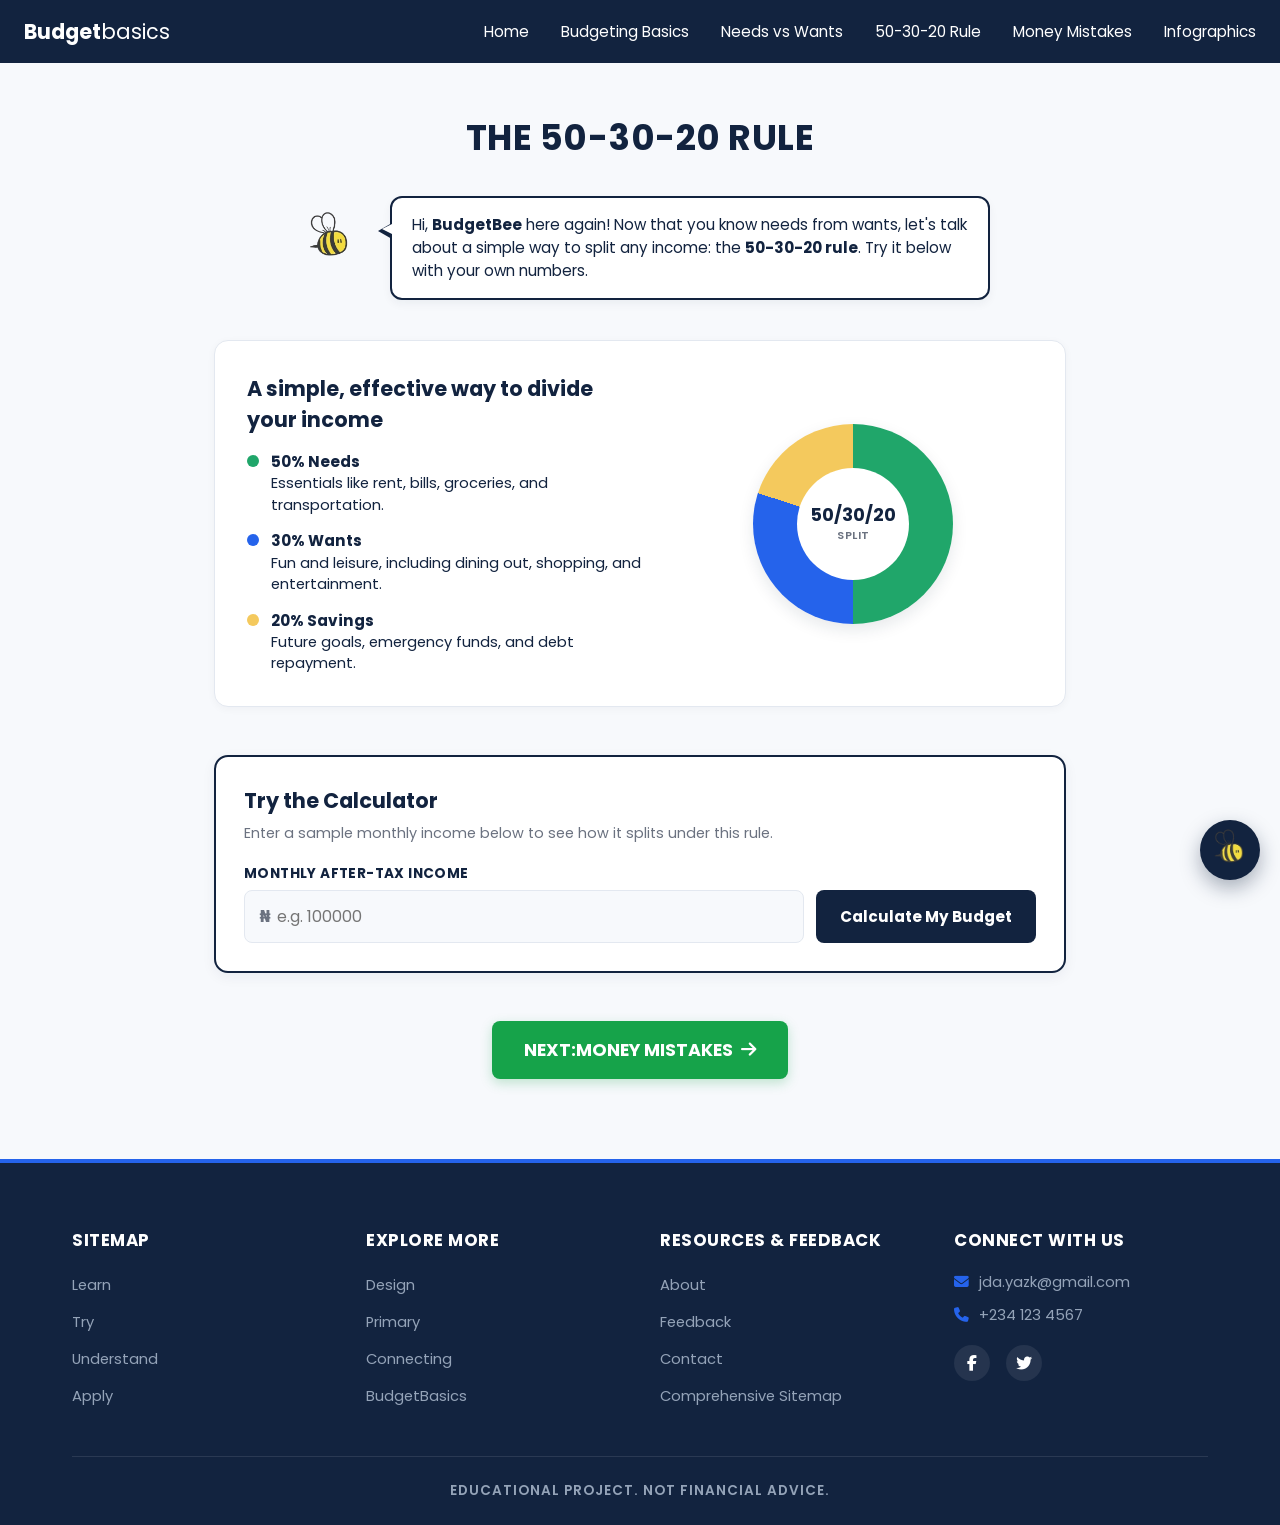
<file: html/50-30-20rule.html>
<!DOCTYPE html>
<html lang="en">

<head>
    <meta charset="UTF-8">
    <meta name="viewport" content="width=device-width, initial-scale=1.0">

    <link rel="preconnect" href="https://fonts.googleapis.com">
    <link rel="preconnect" href="https://fonts.gstatic.com" crossorigin>
    <link href="https://fonts.googleapis.com/css2?family=Poppins:wght@400;500;600;700&display=swap" rel="stylesheet">
    <link rel="stylesheet" href="https://cdnjs.cloudflare.com/ajax/libs/font-awesome/6.5.1/css/all.min.css">

    <!-- Global styles, page-specific styles, and the chatbot widget -->
    <link rel="stylesheet" href="/css/style.css">
    <link rel="stylesheet" href="/css/loader.css">
    <link rel="stylesheet" href="/css/50-30-20rule.css">
    <link rel="stylesheet" href="/css/chatbot_widget.css">
    <link rel="stylesheet" href="/css/feedback-prompt.css">
    <link rel="shortcut icon" href="/images/bee_logo.png" type="image/x-icon">

    <title>50-30-20 Rule | BudgetBasics</title>
</head>

<body>

    <!-- Styled Navbar Included -->
    <header>
        <nav>
            <h1 class="nav-logo"><strong>Budget</strong>basics</h1>

            <button class="nav-toggle" id="navToggle" aria-label="Toggle menu" aria-expanded="false">
                <i class="fa-solid fa-bars"></i>
            </button>

            <ul class="nav-links" id="navLinks">
                <li><a href="/index.html">Home</a></li>
                <li><a href="budgetting_basic.html">Budgeting Basics</a></li>
                <li><a href="needs-vs-want.html">Needs vs Wants</a></li>
                <li><a href="50-30-20rule.html">50-30-20 Rule</a></li>
                <li><a href="money-mistakes.html">Money Mistakes</a></li>
                <li><a href="infographics.html">Infographics</a></li>
            </ul>
        </nav>
        <div class="nav-backdrop" id="navBackdrop"></div>
    </header>

    <!-- Main Content -->
    <main class="fr-page-wrapper reveal">

        <h1 class="fr-page-title">THE 50-30-20 RULE</h1>

        <!-- Introduction Speech Bubble -->
        <section class="fr-intro-section">
            <img src="/images/bee_logo.png" alt="Budget Bee" class="fr-intro-bee" onerror="this.src='https://placehold.co/80x80/f4c95d/12233f?text=Bee'">
            <div class="fr-speech-bubble">
                Hi, <strong>BudgetBee</strong> here again! Now that you know needs from wants, let's talk about a
                simple way to split any income: the <strong>50-30-20 rule</strong>. Try it below with your own
                numbers.
            </div>
        </section>

        <!-- Educational Intro: split explanation + donut chart -->
        <section class="fr-hero-grid reveal">
            <div class="fr-hero-text">
                <h2>A simple, effective way to divide your income</h2>
                <ul class="fr-split-list">
                    <li>
                        <span class="fr-dot fr-dot-needs"></span>
                        <span>
                            <strong>50% Needs</strong>
                            Essentials like rent, bills, groceries, and transportation.
                        </span>
                    </li>
                    <li>
                        <span class="fr-dot fr-dot-wants"></span>
                        <span>
                            <strong>30% Wants</strong>
                            Fun and leisure, including dining out, shopping, and entertainment.
                        </span>
                    </li>
                    <li>
                        <span class="fr-dot fr-dot-savings"></span>
                        <span>
                            <strong>20% Savings</strong>
                            Future goals, emergency funds, and debt repayment.
                        </span>
                    </li>
                </ul>
            </div>
            <div class="fr-donut-wrap">
                <div class="fr-donut" role="img" aria-label="Donut chart showing 50 percent needs, 30 percent wants, 20 percent savings">
                    <div class="fr-donut-center">50/30/20<span>Split</span></div>
                </div>
            </div>
        </section>

        <!-- Interactive Calculator -->
        <section class="fr-calc-card reveal">
            <h2>Try the Calculator</h2>
            <p class="fr-calc-instructions">Enter a sample monthly income below to see how it splits under this rule.</p>

            <label class="fr-input-label" for="frIncome">Monthly After-Tax Income</label>
            <div class="fr-input-row">
                <div class="fr-input-field">
                    <span>&#8358;</span>
                    <input type="number" id="frIncome" inputmode="decimal" min="0" step="any" placeholder="e.g. 100000" aria-describedby="frValidation">
                </div>
                <button type="button" class="fr-calc-btn" id="frCalcBtn">Calculate My Budget</button>
            </div>
            <p class="fr-validation-msg" id="frValidation" role="alert" hidden>
                &#9888;&#65039; Please enter a valid numerical amount greater than zero.
            </p>

            <!-- Results Area -->
            <div class="fr-results" id="frResults" hidden>
                <h3>Your Budget Estimate</h3>
                <p class="fr-formula">Income &times; 0.50 (Needs) &nbsp;|&nbsp; Income &times; 0.30 (Wants) &nbsp;|&nbsp; Income &times; 0.20 (Savings)</p>

                <div class="fr-result-grid">
                    <div class="fr-result-item fr-needs">
                        <span class="fr-result-label">Needs (50%)</span>
                        <span class="fr-result-amount" id="frNeedsAmt">&#8358;0</span>
                        <div class="fr-progress-track">
                            <div class="fr-progress-fill fr-fill-needs" style="width: 50%;"></div>
                        </div>
                    </div>
                    <div class="fr-result-item fr-wants">
                        <span class="fr-result-label">Wants (30%)</span>
                        <span class="fr-result-amount" id="frWantsAmt">&#8358;0</span>
                        <div class="fr-progress-track">
                            <div class="fr-progress-fill fr-fill-wants" style="width: 30%;"></div>
                        </div>
                    </div>
                    <div class="fr-result-item fr-savings">
                        <span class="fr-result-label">Savings (20%)</span>
                        <span class="fr-result-amount" id="frSavingsAmt">&#8358;0</span>
                        <div class="fr-progress-track">
                            <div class="fr-progress-fill fr-fill-savings" style="width: 20%;"></div>
                        </div>
                    </div>
                </div>

                <div class="fr-disclaimer">
                    <i class="fa-solid fa-circle-info"></i>
                    <span><strong>Note:</strong> This result is an estimate for learning purposes only. The
                        50-30-20 split is an educational guideline and may be adjusted to fit your own
                        financial situation.</span>
                </div>
            </div>
        </section>

        <!-- CTA Button -->
        <section class="fr-next-btn-container">
            <a href="money-mistakes.html" class="fr-next-btn">
                 NEXT:MONEY MISTAKES <i class="fa-solid fa-arrow-right"></i> 
            </a>
        </section>

    </main>

    <!-- Footer (matches the rest of the site) -->
    <footer class="site-footer">
        <div class="footer-container">
            <div class="footer-grid reveal">
                <div class="footer-col">
                    <h4>Sitemap</h4>
                    <ul>
                        <li><a href="#">Learn</a></li>
                        <li><a href="#">Try</a></li>
                        <li><a href="#">Understand</a></li>
                        <li><a href="#">Apply</a></li>
                    </ul>
                </div>

                <div class="footer-col">
                    <h4>Explore More</h4>
                    <ul>
                        <li><a href="#">Design</a></li>
                        <li><a href="#">Primary</a></li>
                        <li><a href="#">Connecting</a></li>
                        <li><a href="#">BudgetBasics</a></li>
                    </ul>
                </div>

                <div class="footer-col">
                    <h4>Resources & Feedback</h4>
                    <ul>
                        <li><a href="#">About</a></li>
                        <li><a href="#">Feedback</a></li>
                        <li><a href="#">Contact</a></li>
                        <li><a href="#">Comprehensive Sitemap</a></li>
                    </ul>
                </div>

                <div class="footer-col">
                    <h4>Connect With Us</h4>
                    <ul class="footer-contact-list">
                        <li><i class="fa-solid fa-envelope"></i> jda.yazk@gmail.com</li>
                        <li><i class="fa-solid fa-phone"></i> +234 123 4567</li>
                    </ul>
                    <div class="footer-socials">
                        <a href="#" aria-label="Facebook"><i class="fa-brands fa-facebook-f"></i></a>
                        <a href="#" aria-label="Twitter"><i class="fa-brands fa-twitter"></i></a>
                    </div>
                </div>
            </div>

            <div class="footer-bottom">
                <p>EDUCATIONAL PROJECT. NOT FINANCIAL ADVICE.</p>
            </div>
        </div>
    </footer>

    <!-- Global Scripts & Chatbot Widget Include -->
    <script src="/js/loader.js"></script>
    <script src="/js/script.js"></script>
    <script src="/js/chatbot_widget.js"></script>
    <script src="/js/feedback-prompt.js"></script>
    <script src="/js/50-30-20rule.js"></script>
</body>

</html>
</file>
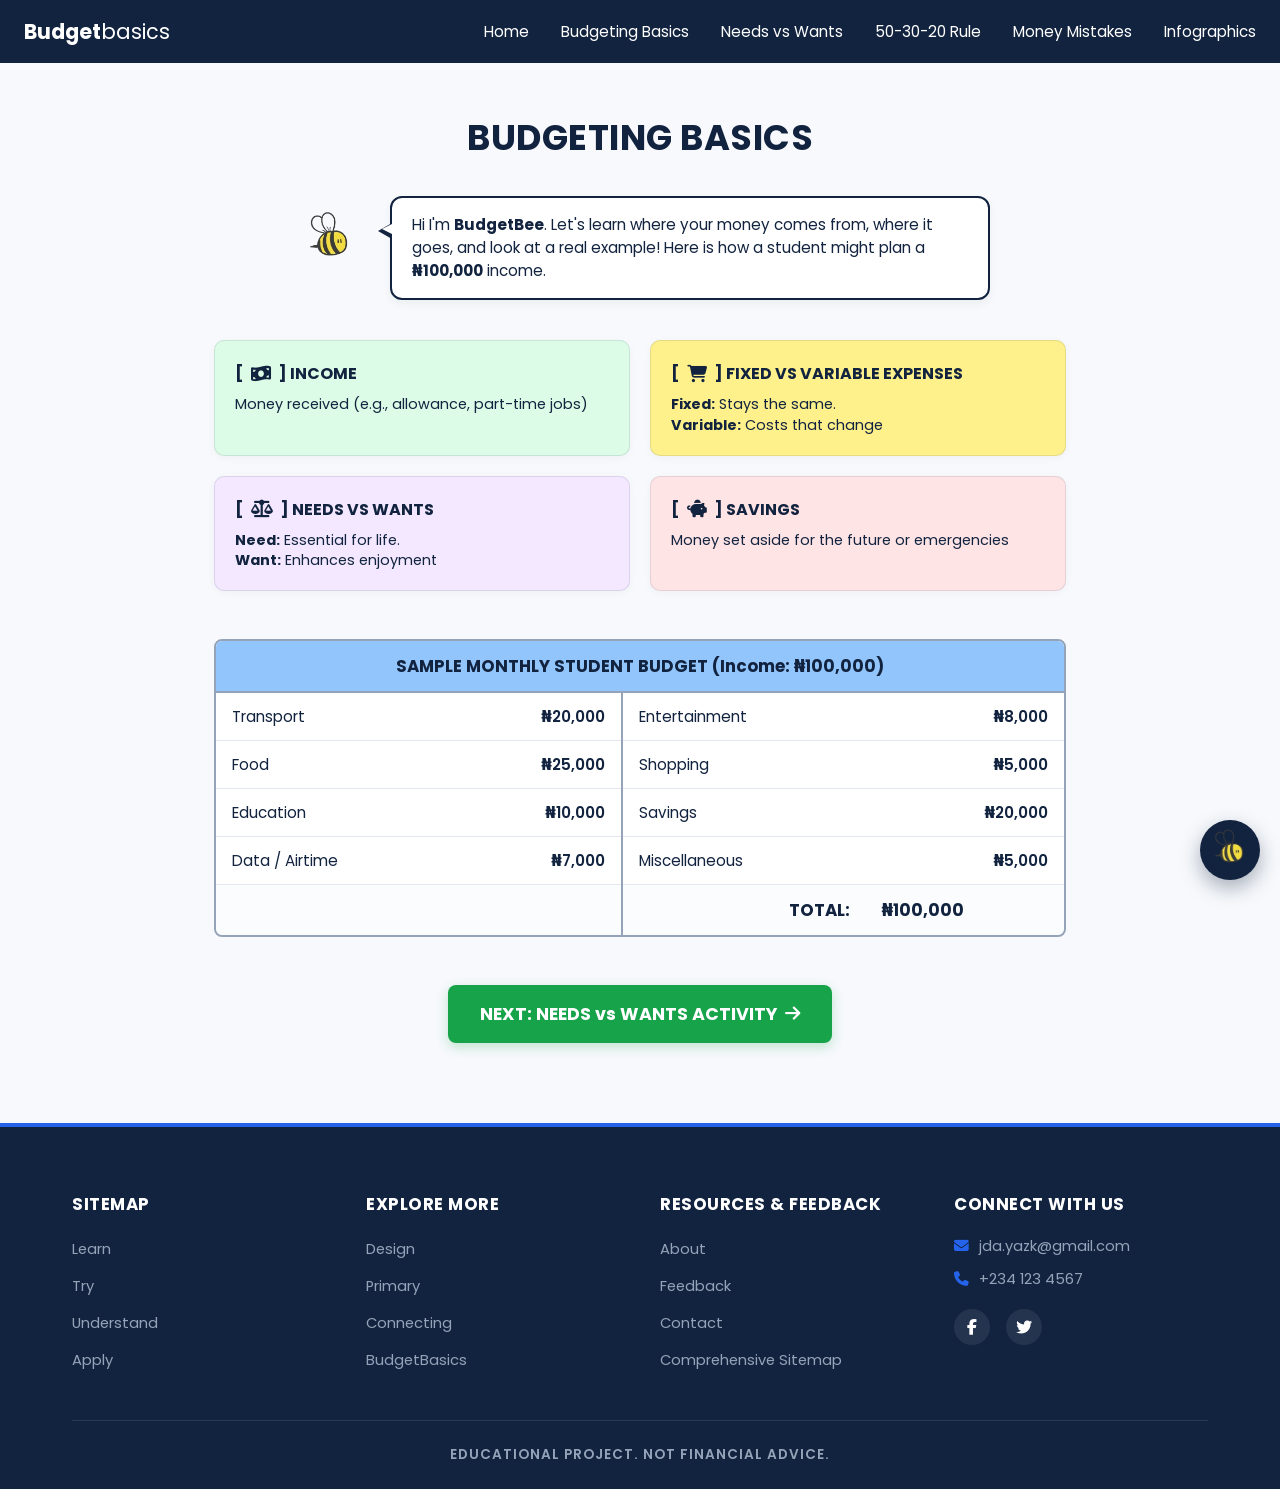
<file: html/budgetting_basic.html>
<!DOCTYPE html>
<html lang="en">

<head>
    <meta charset="UTF-8">
    <meta name="viewport" content="width=device-width, initial-scale=1.0">

    <link rel="preconnect" href="https://fonts.googleapis.com">
    <link rel="preconnect" href="https://fonts.gstatic.com" crossorigin>
    <link href="https://fonts.googleapis.com/css2?family=Poppins:wght@400;500;600;700&display=swap" rel="stylesheet">
    <link rel="stylesheet" href="https://cdnjs.cloudflare.com/ajax/libs/font-awesome/6.5.1/css/all.min.css">

    <!-- Global styles, page-specific styles, and the chatbot widget -->
    <link rel="stylesheet" href="/css/style.css">
    <link rel="stylesheet" href="/css/loader.css">
    <link rel="stylesheet" href="/css/budgetting_basic.css">
    <link rel="stylesheet" href="/css/chatbot_widget.css">
    <link rel="stylesheet" href="/css/feedback-prompt.css">
    <link rel="shortcut icon" href="/images/bee_logo.png" type="image/x-icon">

    <title>Budgeting Basics | BudgetBasics</title>
</head>

<body>

    <!-- Styled Navbar Included -->
    <header>
        <nav>
            <h1 class="nav-logo"><strong>Budget</strong>basics</h1>

            <button class="nav-toggle" id="navToggle" aria-label="Toggle menu" aria-expanded="false">
                <i class="fa-solid fa-bars"></i>
            </button>

            <ul class="nav-links" id="navLinks">
                <li><a href="/index.html">Home</a></li>
                <li><a href="budgetting_basic.html">Budgeting Basics</a></li>
                <li><a href="needs-vs-want.html">Needs vs Wants</a></li>
                <li><a href="50-30-20rule.html">50-30-20 Rule</a></li>
                <li><a href="money-mistakes.html">Money Mistakes</a></li>
                <li><a href="infographics.html">Infographics</a></li>
            </ul>
        </nav>
        <div class="nav-backdrop" id="navBackdrop"></div>
    </header>

    <!-- Main Content Matching Figma Mockup -->
    <main class="bb-page-wrapper reveal">

        <h1 class="bb-page-title">BUDGETING BASICS</h1>

        <!-- Introduction Speech Bubble -->
        <section class="bb-intro-section">
            <img src="/images/bee_logo.png" alt="Budget Bee" class="bb-intro-bee" onerror="this.src='https://placehold.co/80x80/f4c95d/12233f?text=Bee'">
            <div class="bb-speech-bubble">
                Hi I'm <strong>BudgetBee</strong>. Let's learn where your money comes from, where it goes, and look at a real example! Here is how a student might plan a <strong>₦100,000</strong> income.
            </div>
        </section>

        <!-- 4-Card Educational Grid -->
        <section class="bb-concept-grid">
            <div class="bb-concept-card bg-income">
                <h3>[ <i class="fa-solid fa-money-bill-wave"></i> ] INCOME</h3>
                <p>Money received (e.g., allowance, part-time jobs)</p>
            </div>

            <div class="bb-concept-card bg-expenses">
                <h3>[ <i class="fa-solid fa-cart-shopping"></i> ] FIXED vs VARIABLE EXPENSES</h3>
                <p><strong>Fixed:</strong> Stays the same.<br><strong>Variable:</strong> Costs that change</p>
            </div>

            <div class="bb-concept-card bg-needs">
                <h3>[ <i class="fa-solid fa-scale-balanced"></i> ] NEEDS vs WANTS</h3>
                <p><strong>Need:</strong> Essential for life.<br><strong>Want:</strong> Enhances enjoyment</p>
            </div>

            <div class="bb-concept-card bg-savings">
                <h3>[ <i class="fa-solid fa-piggy-bank"></i> ] SAVINGS</h3>
                <p>Money set aside for the future or emergencies</p>
            </div>
        </section>

        <!-- Budget Breakdown Table -->
        <section class="bb-table-container">
            <div class="bb-table-header">
                SAMPLE MONTHLY STUDENT BUDGET (Income: ₦100,000)
            </div>
            <table class="bb-table">
                <tbody>
                    <tr>
                        <td>Transport</td>
                        <td>₦20,000</td>
                        <td class="border-left">Entertainment</td>
                        <td>₦8,000</td>
                    </tr>
                    <tr>
                        <td>Food</td>
                        <td>₦25,000</td>
                        <td class="border-left">Shopping</td>
                        <td>₦5,000</td>
                    </tr>
                    <tr>
                        <td>Education</td>
                        <td>₦10,000</td>
                        <td class="border-left">Savings</td>
                        <td>₦20,000</td>
                    </tr>
                    <tr>
                        <td>Data / Airtime</td>
                        <td>₦7,000</td>
                        <td class="border-left">Miscellaneous</td>
                        <td>₦5,000</td>
                    </tr>
                    <tr class="total-row">
                        <td colspan="2" class="hide-mobile"></td>
                        <td class="border-left" style="text-align: right;">TOTAL:</td>
                        <td>₦100,000</td>
                    </tr>
                </tbody>
            </table>
        </section>

        <!-- CTA Button -->
        <section class="bb-next-btn-container">
            <a href="needs-vs-want.html" class="bb-next-btn">
                 NEXT: NEEDS vs WANTS ACTIVITY <i class="fa-solid fa-arrow-right"></i> 
            </a>
        </section>

    </main>

    <!-- Footer (matches the rest of the site) -->
    <footer class="site-footer">
        <div class="footer-container">
            <div class="footer-grid reveal">
                <div class="footer-col">
                    <h4>Sitemap</h4>
                    <ul>
                        <li><a href="#">Learn</a></li>
                        <li><a href="#">Try</a></li>
                        <li><a href="#">Understand</a></li>
                        <li><a href="#">Apply</a></li>
                    </ul>
                </div>

                <div class="footer-col">
                    <h4>Explore More</h4>
                    <ul>
                        <li><a href="#">Design</a></li>
                        <li><a href="#">Primary</a></li>
                        <li><a href="#">Connecting</a></li>
                        <li><a href="#">BudgetBasics</a></li>
                    </ul>
                </div>

                <div class="footer-col">
                    <h4>Resources & Feedback</h4>
                    <ul>
                        <li><a href="#">About</a></li>
                        <li><a href="#">Feedback</a></li>
                        <li><a href="#">Contact</a></li>
                        <li><a href="#">Comprehensive Sitemap</a></li>
                    </ul>
                </div>

                <div class="footer-col">
                    <h4>Connect With Us</h4>
                    <ul class="footer-contact-list">
                        <li><i class="fa-solid fa-envelope"></i> jda.yazk@gmail.com</li>
                        <li><i class="fa-solid fa-phone"></i> +234 123 4567</li>
                    </ul>
                    <div class="footer-socials">
                        <a href="#" aria-label="Facebook"><i class="fa-brands fa-facebook-f"></i></a>
                        <a href="#" aria-label="Twitter"><i class="fa-brands fa-twitter"></i></a>
                    </div>
                </div>
            </div>

            <div class="footer-bottom">
                <p>EDUCATIONAL PROJECT. NOT FINANCIAL ADVICE.</p>
            </div>
        </div>
    </footer>

    <!-- Global Scripts & Chatbot Widget Include -->
    <script src="/js/loader.js"></script>
    <script src="/js/script.js"></script>
    <script src="/js/chatbot_widget.js"></script>
    <script src="/js/feedback-prompt.js"></script>
</body>

</html>
</file>
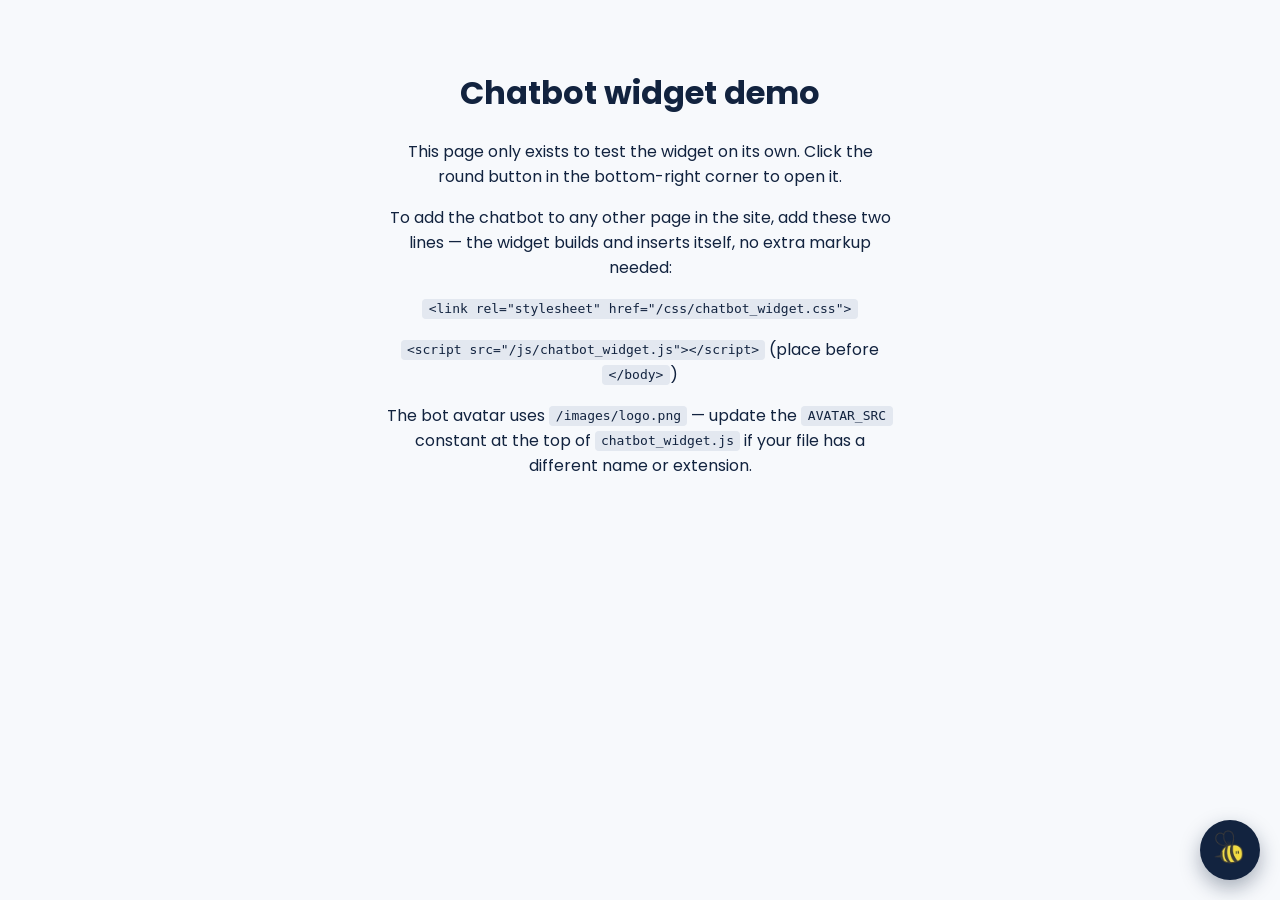
<file: html/chatbot_widget_demo.html>
<!DOCTYPE html>
<html lang="en">

<head>
    <meta charset="UTF-8">
    <meta name="viewport" content="width=device-width, initial-scale=1.0">

    <link rel="preconnect" href="https://fonts.googleapis.com">
    <link rel="preconnect" href="https://fonts.gstatic.com" crossorigin>
    <link href="https://fonts.googleapis.com/css2?family=Poppins:wght@400;500;600;700&display=swap" rel="stylesheet">
    <link rel="stylesheet" href="https://cdnjs.cloudflare.com/ajax/libs/font-awesome/6.5.1/css/all.min.css">

    <!-- Add this one line to any page to style the chatbot -->
    <link rel="stylesheet" href="/css/chatbot_widget.css">

    <title>Chatbot widget — demo</title>

    <style>
        body {
            font-family: 'Poppins', system-ui, sans-serif;
            background-color: #F7F9FC;
            color: #12233F;
            margin: 0;
            padding: 3rem 1.5rem;
            text-align: center;
        }

        .demo-note {
            max-width: 32rem;
            margin: 0 auto;
        }

        code {
            background-color: #E3E8F0;
            padding: 0.15rem 0.4rem;
            border-radius: 4px;
        }
    </style>
</head>

<body>

    <div class="demo-note">
        <h1>Chatbot widget demo</h1>
        <p>This page only exists to test the widget on its own. Click the round
            button in the bottom-right corner to open it.</p>
        <p>To add the chatbot to any other page in the site, add these two lines —
            the widget builds and inserts itself, no extra markup needed:</p>
        <p>
            <code>&lt;link rel="stylesheet" href="/css/chatbot_widget.css"&gt;</code>
        </p>
        <p>
            <code>&lt;script src="/js/chatbot_widget.js"&gt;&lt;/script&gt;</code>
            (place before <code>&lt;/body&gt;</code>)
        </p>
        <p>The bot avatar uses <code>/images/logo.png</code> — update the
            <code>AVATAR_SRC</code> constant at the top of <code>chatbot_widget.js</code>
            if your file has a different name or extension.</p>
    </div>

    <!-- Add this one line to any page, right before </body> -->
    <script src="/js/chatbot_widget.js"></script>
</body>

</html>
</file>
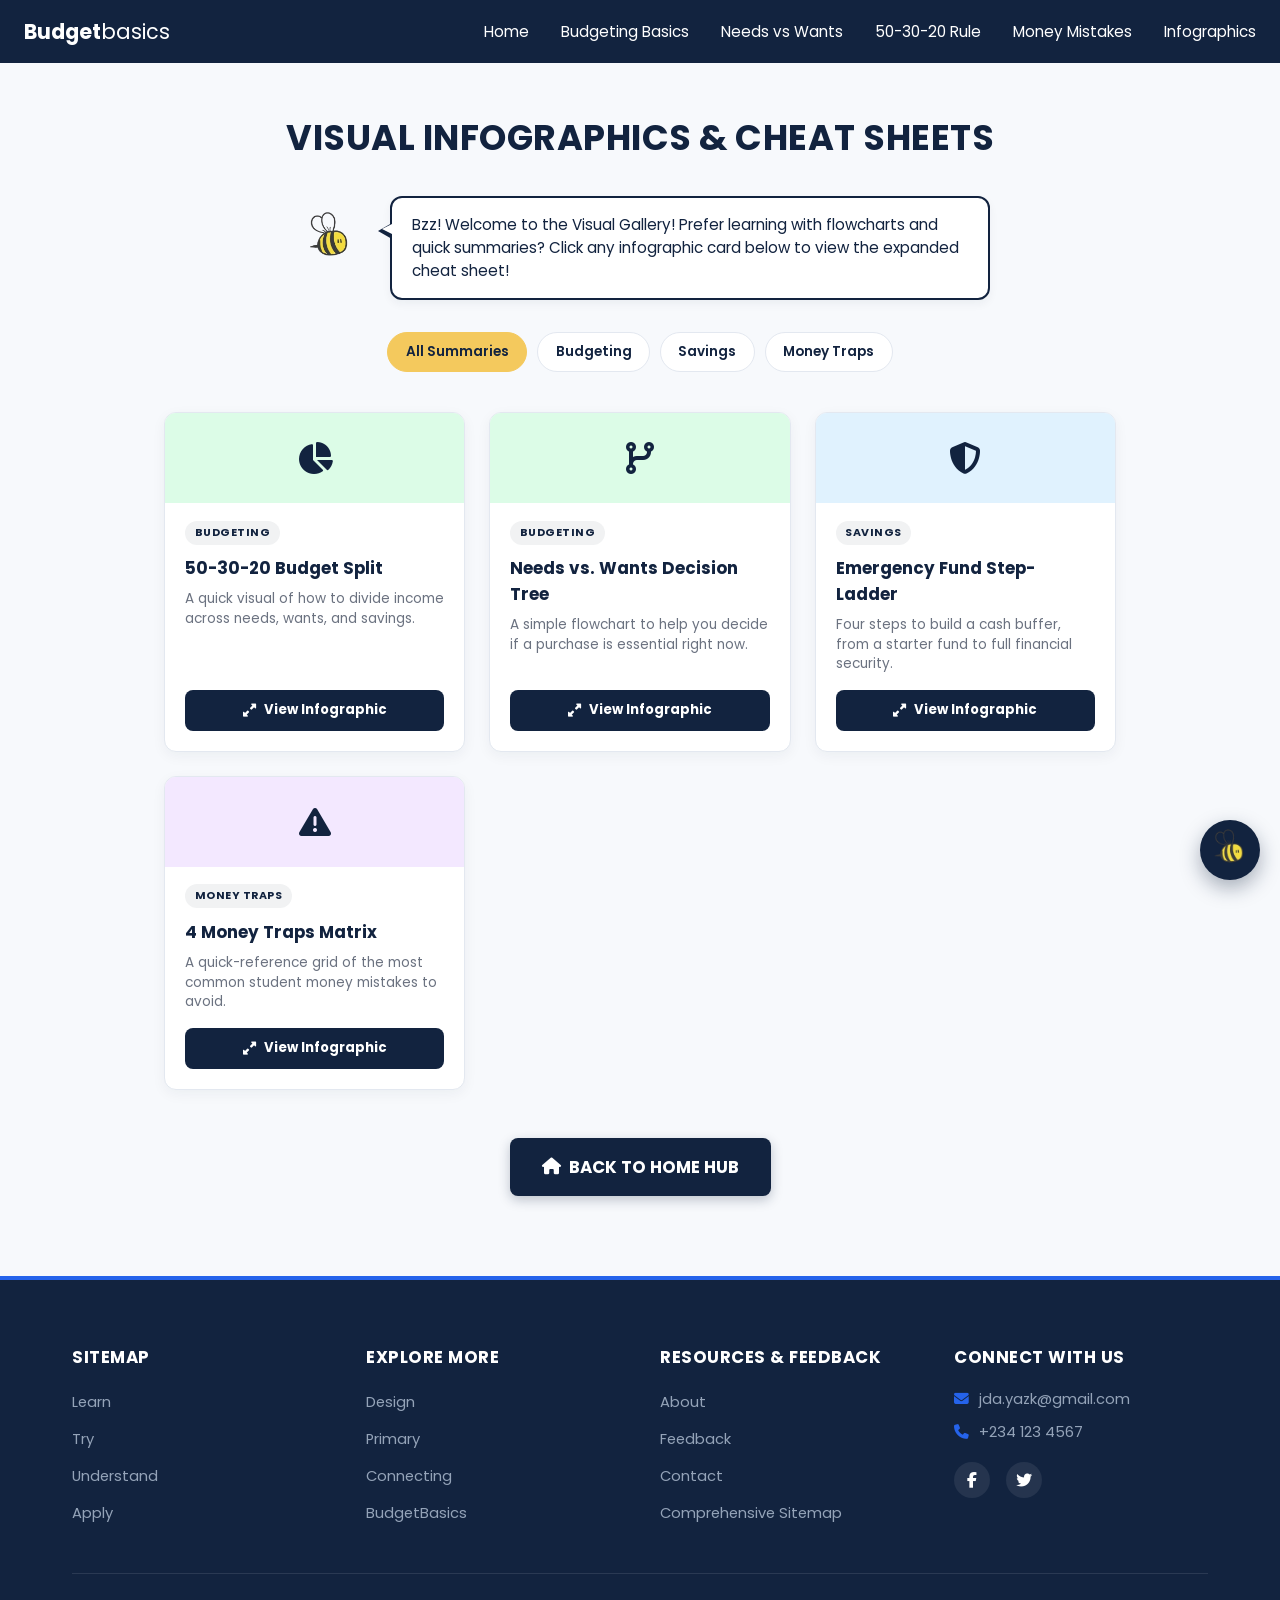
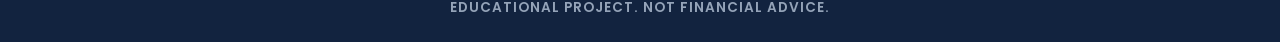
<file: html/infographics.html>
<!DOCTYPE html>
<html lang="en">

<head>
    <meta charset="UTF-8">
    <meta name="viewport" content="width=device-width, initial-scale=1.0">

    <link rel="preconnect" href="https://fonts.googleapis.com">
    <link rel="preconnect" href="https://fonts.gstatic.com" crossorigin>
    <link href="https://fonts.googleapis.com/css2?family=Poppins:wght@400;500;600;700&display=swap" rel="stylesheet">
    <link rel="stylesheet" href="https://cdnjs.cloudflare.com/ajax/libs/font-awesome/6.5.1/css/all.min.css">

    <!-- Global styles, page-specific styles, and the chatbot widget -->
    <link rel="stylesheet" href="/css/style.css">
    <link rel="stylesheet" href="/css/loader.css">
    <link rel="stylesheet" href="/css/infographics.css">
    <link rel="stylesheet" href="/css/chatbot_widget.css">
    <link rel="stylesheet" href="/css/feedback-prompt.css">
    <link rel="shortcut icon" href="/images/bee_logo.png" type="image/x-icon">

    <title>Infographics & Cheat Sheets | BudgetBasics</title>
</head>

<body>

    <!-- Styled Navbar Included -->
    <header>
        <nav>
            <h1 class="nav-logo"><strong>Budget</strong>basics</h1>

            <button class="nav-toggle" id="navToggle" aria-label="Toggle menu" aria-expanded="false">
                <i class="fa-solid fa-bars"></i>
            </button>

            <ul class="nav-links" id="navLinks">
                <li><a href="/index.html">Home</a></li>
                <li><a href="budgetting_basic.html">Budgeting Basics</a></li>
                <li><a href="needs-vs-want.html">Needs vs Wants</a></li>
                <li><a href="50-30-20rule.html">50-30-20 Rule</a></li>
                <li><a href="money-mistakes.html">Money Mistakes</a></li>
                <li><a href="infographics.html">Infographics</a></li>
            </ul>
        </nav>
        <div class="nav-backdrop" id="navBackdrop"></div>
    </header>

    <!-- Main Content -->
    <main class="ig-page-wrapper reveal">

        <h1 class="ig-page-title">VISUAL INFOGRAPHICS &amp; CHEAT SHEETS</h1>

        <!-- Introduction Speech Bubble -->
        <section class="ig-intro-section">
            <img src="/images/bee_logo.png" alt="Budget Bee" class="ig-intro-bee" onerror="this.src='https://placehold.co/80x80/f4c95d/12233f?text=Bee'">
            <div class="ig-speech-bubble">
                Bzz! Welcome to the Visual Gallery!  Prefer learning with flowcharts and quick summaries?
                Click any infographic card below to view the expanded cheat sheet!
            </div>
        </section>

        <!-- Category Filter Pills -->
        <section class="ig-filter-bar" role="group" aria-label="Filter infographics by category">
            <button type="button" class="ig-filter-pill ig-active" data-filter="all">All Summaries</button>
            <button type="button" class="ig-filter-pill" data-filter="budgeting">Budgeting</button>
            <button type="button" class="ig-filter-pill" data-filter="savings">Savings</button>
            <button type="button" class="ig-filter-pill" data-filter="traps">Money Traps</button>
        </section>

        <!-- 4-Card Visual Grid -->
        <section class="ig-card-grid">

            <div class="ig-card" data-category="budgeting">
                <div class="ig-card-icon-header ig-bg-budgeting">
                    <i class="fa-solid fa-chart-pie"></i>
                </div>
                <div class="ig-card-body">
                    <span class="ig-card-tag">Budgeting</span>
                    <h3>50-30-20 Budget Split</h3>
                    <p>A quick visual of how to divide income across needs, wants, and savings.</p>
                    <button type="button" class="ig-card-btn" data-modal="igModal5030">
                        <i class="fa-solid fa-up-right-and-down-left-from-center"></i> View Infographic
                    </button>
                </div>
            </div>

            <div class="ig-card" data-category="budgeting">
                <div class="ig-card-icon-header ig-bg-budgeting">
                    <i class="fa-solid fa-code-branch"></i>
                </div>
                <div class="ig-card-body">
                    <span class="ig-card-tag">Budgeting</span>
                    <h3>Needs vs. Wants Decision Tree</h3>
                    <p>A simple flowchart to help you decide if a purchase is essential right now.</p>
                    <button type="button" class="ig-card-btn" data-modal="igModalTree">
                        <i class="fa-solid fa-up-right-and-down-left-from-center"></i> View Infographic
                    </button>
                </div>
            </div>

            <div class="ig-card" data-category="savings">
                <div class="ig-card-icon-header ig-bg-savings">
                    <i class="fa-solid fa-shield-halved"></i>
                </div>
                <div class="ig-card-body">
                    <span class="ig-card-tag">Savings</span>
                    <h3>Emergency Fund Step-Ladder</h3>
                    <p>Four steps to build a cash buffer, from a starter fund to full financial security.</p>
                    <button type="button" class="ig-card-btn" data-modal="igModalLadder">
                        <i class="fa-solid fa-up-right-and-down-left-from-center"></i> View Infographic
                    </button>
                </div>
            </div>

            <div class="ig-card" data-category="traps">
                <div class="ig-card-icon-header ig-bg-traps">
                    <i class="fa-solid fa-triangle-exclamation"></i>
                </div>
                <div class="ig-card-body">
                    <span class="ig-card-tag">Money Traps</span>
                    <h3>4 Money Traps Matrix</h3>
                    <p>A quick-reference grid of the most common student money mistakes to avoid.</p>
                    <button type="button" class="ig-card-btn" data-modal="igModalTraps">
                        <i class="fa-solid fa-up-right-and-down-left-from-center"></i> View Infographic
                    </button>
                </div>
            </div>

        </section>

        <p class="ig-no-results" id="igNoResults" hidden>No infographics match that filter yet.</p>

        <!-- Bottom CTA -->
        <section class="ig-home-btn-container">
            <a href="/index.html" class="ig-home-btn">
                <i class="fa-solid fa-house"></i> BACK TO HOME HUB
            </a>
        </section>

    </main>

    <!-- Modal overlay: shared backdrop, one panel per infographic -->
    <div class="ig-modal-backdrop" id="igModalBackdrop" aria-hidden="true">
        <div class="ig-modal-box" role="dialog" aria-modal="true">

            <!-- 50-30-20 Budget Split -->
            <div class="ig-modal-panel" id="igModal5030" hidden>
                <button type="button" class="ig-modal-close" aria-label="Close">&times;</button>
                <span class="ig-modal-tag">Budgeting</span>
                <h3>50-30-20 Budget Split</h3>
                <div class="ig-donut-row">
                    <div class="ig-donut" role="img" aria-label="Donut chart: 50 percent needs, 30 percent wants, 20 percent savings"></div>
                    <ul class="ig-legend">
                        <li><span class="ig-legend-dot" style="background-color: var(--green);"></span> 50% Needs &mdash; rent, bills, groceries, transport</li>
                        <li><span class="ig-legend-dot" style="background-color: var(--blue);"></span> 30% Wants &mdash; dining out, shopping, entertainment</li>
                        <li><span class="ig-legend-dot" style="background-color: var(--yellow);"></span> 20% Savings &mdash; emergency fund, goals, debt payoff</li>
                    </ul>
                </div>
                <p class="ig-modal-note">See the full interactive version, with your own numbers, on the <a href="/50-30-20-rule.html">50-30-20 Rule</a> page.</p>
            </div>

            <!-- Needs vs Wants Decision Tree -->
            <div class="ig-modal-panel" id="igModalTree" hidden>
                <button type="button" class="ig-modal-close" aria-label="Close">&times;</button>
                <span class="ig-modal-tag">Budgeting</span>
                <h3>Needs vs. Wants Decision Tree</h3>
                <div class="ig-flow">
                    <div class="ig-flow-box">New expense in mind?</div>
                    <i class="fa-solid fa-arrow-down ig-flow-arrow"></i>
                    <div class="ig-flow-box">Is it essential right now?</div>
                    <i class="fa-solid fa-arrow-down ig-flow-arrow"></i>
                    <div class="ig-flow-branches">
                        <div class="ig-flow-branch ig-yes">
                            <span class="ig-flow-branch-label">Yes</span>
                            <div class="ig-flow-result">NEED &mdash; prioritize it in this month's budget</div>
                        </div>
                        <div class="ig-flow-branch ig-no">
                            <span class="ig-flow-branch-label">No</span>
                            <div class="ig-flow-result">WANT &mdash; delay it and revisit in 24 hours</div>
                        </div>
                    </div>
                </div>
                <p class="ig-modal-note">Try this live with 8 real examples on the <a href="/needs-vs-wants.html">Needs vs Wants</a> quiz.</p>
            </div>

            <!-- Emergency Fund Step-Ladder -->
            <div class="ig-modal-panel" id="igModalLadder" hidden>
                <button type="button" class="ig-modal-close" aria-label="Close">&times;</button>
                <span class="ig-modal-tag">Savings</span>
                <h3>Emergency Fund Step-Ladder</h3>
                <div class="ig-ladder">
                    <div class="ig-ladder-step">
                        <div class="ig-ladder-marker">
                            <span class="ig-ladder-circle">1</span>
                            <span class="ig-ladder-line"></span>
                        </div>
                        <div class="ig-ladder-text">
                            <h4>Starter Fund</h4>
                            <p>A small cash cushion (e.g. one month's transport + food) to absorb the first surprise expense.</p>
                        </div>
                    </div>
                    <div class="ig-ladder-step">
                        <div class="ig-ladder-marker">
                            <span class="ig-ladder-circle">2</span>
                            <span class="ig-ladder-line"></span>
                        </div>
                        <div class="ig-ladder-text">
                            <h4>1 Month of Essentials</h4>
                            <p>Enough saved to cover a full month of needs if income is delayed or interrupted.</p>
                        </div>
                    </div>
                    <div class="ig-ladder-step">
                        <div class="ig-ladder-marker">
                            <span class="ig-ladder-circle">3</span>
                            <span class="ig-ladder-line"></span>
                        </div>
                        <div class="ig-ladder-text">
                            <h4>3 Months of Essentials</h4>
                            <p>A solid buffer that covers most short-term emergencies without touching credit.</p>
                        </div>
                    </div>
                    <div class="ig-ladder-step">
                        <div class="ig-ladder-marker">
                            <span class="ig-ladder-circle">4</span>
                        </div>
                        <div class="ig-ladder-text">
                            <h4>6 Months of Essentials</h4>
                            <p>Full financial security &mdash; enough to ride out a longer gap in income.</p>
                        </div>
                    </div>
                </div>
            </div>

            <!-- 4 Money Traps Matrix -->
            <div class="ig-modal-panel" id="igModalTraps" hidden>
                <button type="button" class="ig-modal-close" aria-label="Close">&times;</button>
                <span class="ig-modal-tag">Money Traps</span>
                <h3>4 Money Traps Matrix</h3>
                <div class="ig-trap-matrix">
                    <div class="ig-trap-cell">
                        <span class="ig-trap-icon"><i class="fa-solid fa-fire"></i></span>
                        <div>
                            <h4>Lifestyle Creep</h4>
                            <p>Spending rises with income, so savings never grow.</p>
                        </div>
                    </div>
                    <div class="ig-trap-cell">
                        <span class="ig-trap-icon"><i class="fa-solid fa-cart-shopping"></i></span>
                        <div>
                            <h4>Impulse Buying</h4>
                            <p>Frequent, unplanned small purchases add up fast.</p>
                        </div>
                    </div>
                    <div class="ig-trap-cell">
                        <span class="ig-trap-icon"><i class="fa-solid fa-credit-card"></i></span>
                        <div>
                            <h4>Minimum Payments</h4>
                            <p>Only paying the minimum lets interest pile up.</p>
                        </div>
                    </div>
                    <div class="ig-trap-cell">
                        <span class="ig-trap-icon"><i class="fa-solid fa-triangle-exclamation"></i></span>
                        <div>
                            <h4>No Emergency Buffer</h4>
                            <p>Zero cash cushion forces reliance on credit.</p>
                        </div>
                    </div>
                </div>
                <p class="ig-modal-note">See the full breakdown, with fixes for each, on the <a href="/money-mistakes.html">Money Mistakes</a> page.</p>
            </div>

        </div>
    </div>

    <!-- Footer (matches the rest of the site) -->
    <footer class="site-footer">
        <div class="footer-container">
            <div class="footer-grid reveal">
                <div class="footer-col">
                    <h4>Sitemap</h4>
                    <ul>
                        <li><a href="#">Learn</a></li>
                        <li><a href="#">Try</a></li>
                        <li><a href="#">Understand</a></li>
                        <li><a href="#">Apply</a></li>
                    </ul>
                </div>

                <div class="footer-col">
                    <h4>Explore More</h4>
                    <ul>
                        <li><a href="#">Design</a></li>
                        <li><a href="#">Primary</a></li>
                        <li><a href="#">Connecting</a></li>
                        <li><a href="#">BudgetBasics</a></li>
                    </ul>
                </div>

                <div class="footer-col">
                    <h4>Resources & Feedback</h4>
                    <ul>
                        <li><a href="#">About</a></li>
                        <li><a href="#">Feedback</a></li>
                        <li><a href="#">Contact</a></li>
                        <li><a href="#">Comprehensive Sitemap</a></li>
                    </ul>
                </div>

                <div class="footer-col">
                    <h4>Connect With Us</h4>
                    <ul class="footer-contact-list">
                        <li><i class="fa-solid fa-envelope"></i> jda.yazk@gmail.com</li>
                        <li><i class="fa-solid fa-phone"></i> +234 123 4567</li>
                    </ul>
                    <div class="footer-socials">
                        <a href="#" aria-label="Facebook"><i class="fa-brands fa-facebook-f"></i></a>
                        <a href="#" aria-label="Twitter"><i class="fa-brands fa-twitter"></i></a>
                    </div>
                </div>
            </div>

            <div class="footer-bottom">
                <p>EDUCATIONAL PROJECT. NOT FINANCIAL ADVICE.</p>
            </div>
        </div>
    </footer>

    <!-- Global Scripts & Chatbot Widget Include -->
    <script src="/js/loader.js"></script>
    <script src="/js/script.js"></script>
    <script src="/js/chatbot_widget.js"></script>
    <script src="/js/feedback-prompt.js"></script>
    <script src="/js/infographics.js"></script>
</body>

</html>
</file>
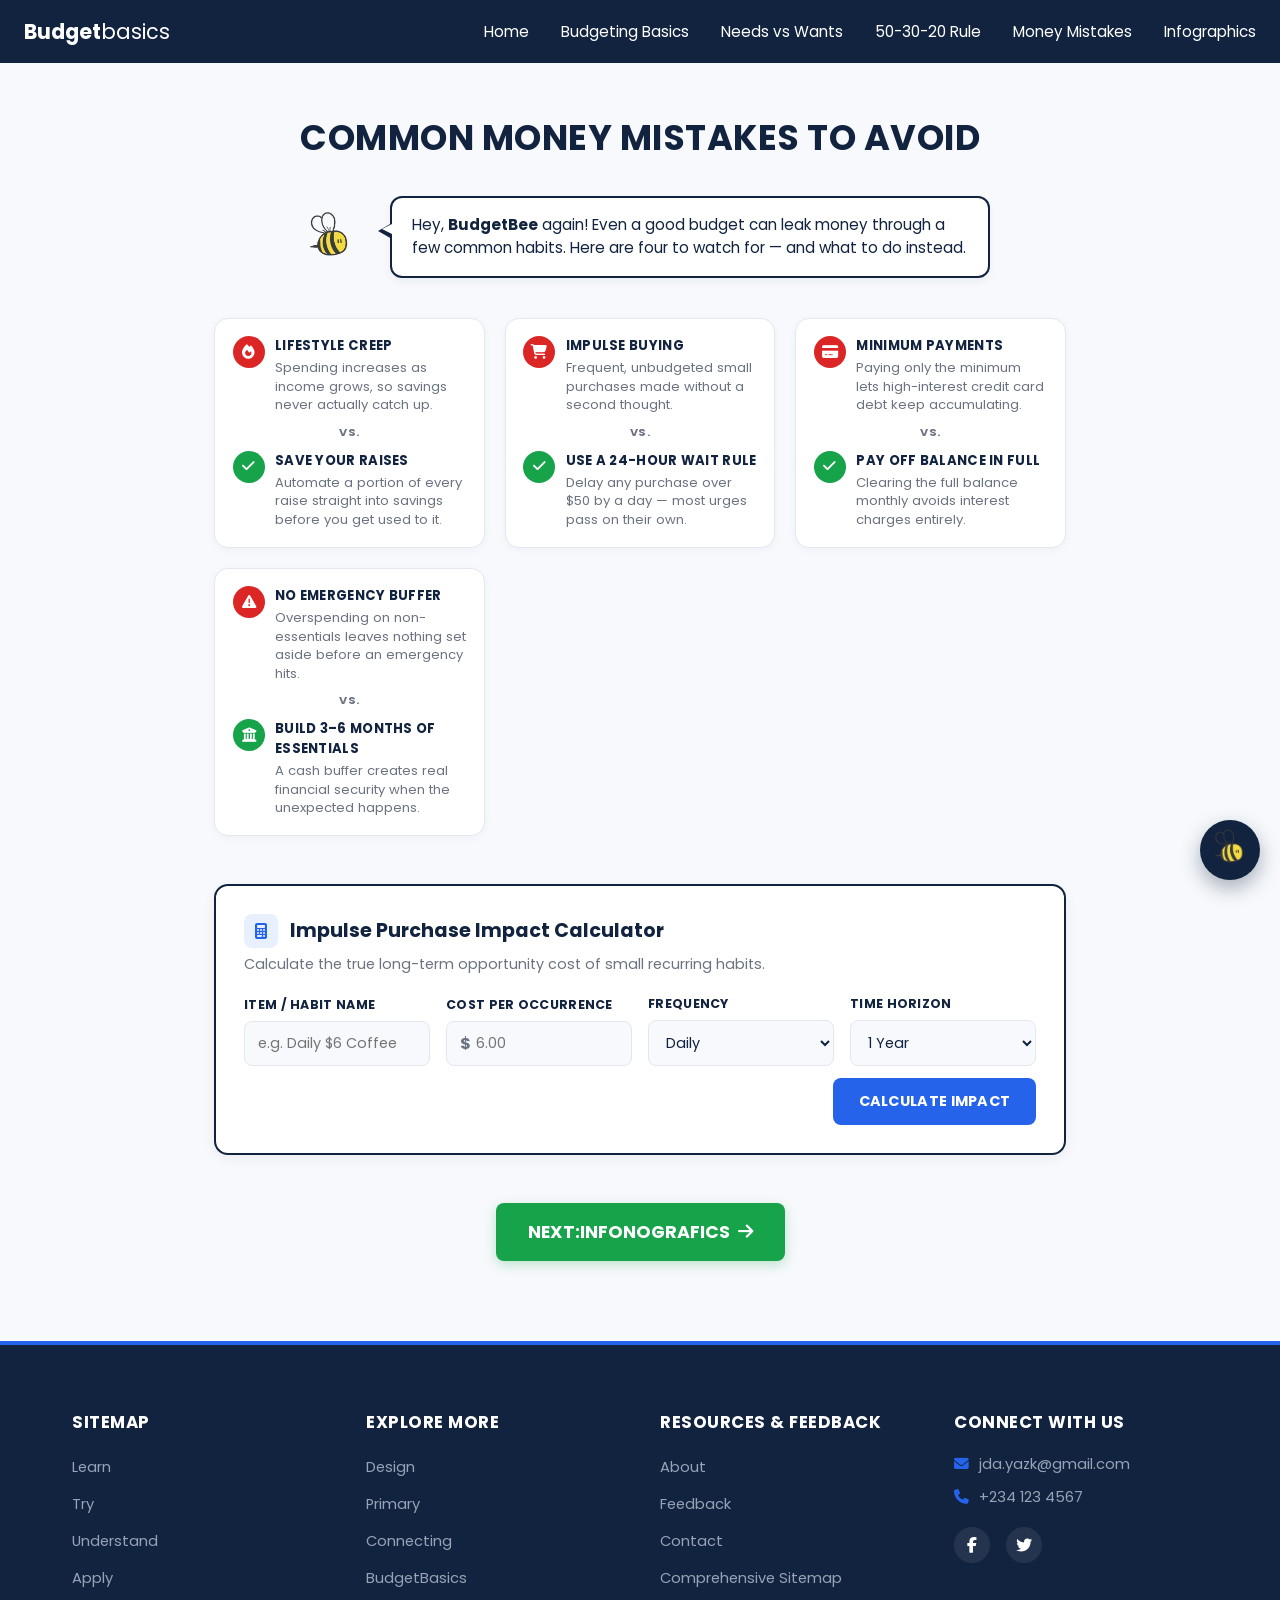
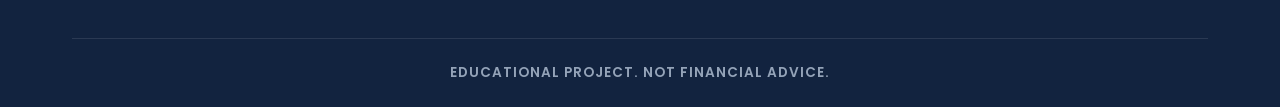
<file: html/money-mistakes.html>
<!DOCTYPE html>
<html lang="en">

<head>
    <meta charset="UTF-8">
    <meta name="viewport" content="width=device-width, initial-scale=1.0">

    <link rel="preconnect" href="https://fonts.googleapis.com">
    <link rel="preconnect" href="https://fonts.gstatic.com" crossorigin>
    <link href="https://fonts.googleapis.com/css2?family=Poppins:wght@400;500;600;700&display=swap" rel="stylesheet">
    <link rel="stylesheet" href="https://cdnjs.cloudflare.com/ajax/libs/font-awesome/6.5.1/css/all.min.css">

    <!-- Global styles, page-specific styles, and the chatbot widget -->
    <link rel="stylesheet" href="/css/style.css">
    <link rel="stylesheet" href="/css/loader.css">
    <link rel="stylesheet" href="/css/money-mistakes.css">
    <link rel="stylesheet" href="/css/chatbot_widget.css">
    <link rel="stylesheet" href="/css/feedback-prompt.css">
    <link rel="shortcut icon" href="/images/bee_logo.png" type="image/x-icon">

    <title>Money Mistakes | BudgetBasics</title>
</head>

<body>

    <!-- Styled Navbar Included -->
    <header>
        <nav>
            <h1 class="nav-logo"><strong>Budget</strong>basics</h1>

            <button class="nav-toggle" id="navToggle" aria-label="Toggle menu" aria-expanded="false">
                <i class="fa-solid fa-bars"></i>
            </button>

            <ul class="nav-links" id="navLinks">
                <li><a href="/index.html">Home</a></li>
                <li><a href="budgetting_basic.html">Budgeting Basics</a></li>
                <li><a href="needs-vs-want.html">Needs vs Wants</a></li>
                <li><a href="50-30-20rule.html">50-30-20 Rule</a></li>
                <li><a href="money-mistakes.html">Money Mistakes</a></li>
                <li><a href="infographics.html">Infographics</a></li>
            </ul>
        </nav>
        <div class="nav-backdrop" id="navBackdrop"></div>
    </header>

    <!-- Main Content -->
    <main class="mm-page-wrapper reveal">

        <h1 class="mm-page-title">COMMON MONEY MISTAKES TO AVOID</h1>

        <!-- Introduction Speech Bubble -->
        <section class="mm-intro-section">
            <img src="/images/bee_logo.png" alt="Budget Bee" class="mm-intro-bee" onerror="this.src='https://placehold.co/80x80/f4c95d/12233f?text=Bee'">
            <div class="mm-speech-bubble">
                Hey, <strong>BudgetBee</strong> again! Even a good budget can leak money through a few common
                habits. Here are four to watch for &mdash; and what to do instead.
            </div>
        </section>

        <!-- Mistake vs. Solution Cards -->
        <section class="mm-mistake-grid reveal">
            <div class="mm-mistake-card">
                <div class="mm-row">
                    <span class="mm-icon-badge mm-bad"><i class="fa-solid fa-fire"></i></span>
                    <div class="mm-row-text">
                        <h3>Lifestyle Creep</h3>
                        <p>Spending increases as income grows, so savings never actually catch up.</p>
                    </div>
                </div>
                <div class="mm-vs-divider">vs.</div>
                <div class="mm-row">
                    <span class="mm-icon-badge mm-good"><i class="fa-solid fa-check"></i></span>
                    <div class="mm-row-text">
                        <h3>Save Your Raises</h3>
                        <p>Automate a portion of every raise straight into savings before you get used to it.</p>
                    </div>
                </div>
            </div>

            <div class="mm-mistake-card">
                <div class="mm-row">
                    <span class="mm-icon-badge mm-bad"><i class="fa-solid fa-cart-shopping"></i></span>
                    <div class="mm-row-text">
                        <h3>Impulse Buying</h3>
                        <p>Frequent, unbudgeted small purchases made without a second thought.</p>
                    </div>
                </div>
                <div class="mm-vs-divider">vs.</div>
                <div class="mm-row">
                    <span class="mm-icon-badge mm-good"><i class="fa-solid fa-check"></i></span>
                    <div class="mm-row-text">
                        <h3>Use a 24-Hour Wait Rule</h3>
                        <p>Delay any purchase over $50 by a day &mdash; most urges pass on their own.</p>
                    </div>
                </div>
            </div>

            <div class="mm-mistake-card">
                <div class="mm-row">
                    <span class="mm-icon-badge mm-bad"><i class="fa-solid fa-credit-card"></i></span>
                    <div class="mm-row-text">
                        <h3>Minimum Payments</h3>
                        <p>Paying only the minimum lets high-interest credit card debt keep accumulating.</p>
                    </div>
                </div>
                <div class="mm-vs-divider">vs.</div>
                <div class="mm-row">
                    <span class="mm-icon-badge mm-good"><i class="fa-solid fa-check"></i></span>
                    <div class="mm-row-text">
                        <h3>Pay Off Balance in Full</h3>
                        <p>Clearing the full balance monthly avoids interest charges entirely.</p>
                    </div>
                </div>
            </div>

            <div class="mm-mistake-card">
                <div class="mm-row">
                    <span class="mm-icon-badge mm-bad"><i class="fa-solid fa-triangle-exclamation"></i></span>
                    <div class="mm-row-text">
                        <h3>No Emergency Buffer</h3>
                        <p>Overspending on non-essentials leaves nothing set aside before an emergency hits.</p>
                    </div>
                </div>
                <div class="mm-vs-divider">vs.</div>
                <div class="mm-row">
                    <span class="mm-icon-badge mm-good"><i class="fa-solid fa-building-columns"></i></span>
                    <div class="mm-row-text">
                        <h3>Build 3&ndash;6 Months of Essentials</h3>
                        <p>A cash buffer creates real financial security when the unexpected happens.</p>
                    </div>
                </div>
            </div>
        </section>

        <!-- Impulse Purchase Impact Calculator -->
        <section class="mm-calc-card reveal">
            <div class="mm-calc-header">
                <span class="mm-calc-icon"><i class="fa-solid fa-calculator"></i></span>
                <h2>Impulse Purchase Impact Calculator</h2>
            </div>
            <p class="mm-calc-instructions">Calculate the true long-term opportunity cost of small recurring habits.</p>

            <div class="mm-field-grid">
                <div class="mm-field">
                    <label for="mmItemName">Item / Habit Name</label>
                    <input type="text" id="mmItemName" placeholder="e.g. Daily $6 Coffee">
                </div>
                <div class="mm-field">
                    <label for="mmCost">Cost per Occurrence</label>
                    <div class="mm-currency-field">
                        <span>$</span>
                        <input type="number" id="mmCost" min="0" step="any" placeholder="6.00">
                    </div>
                </div>
                <div class="mm-field">
                    <label for="mmFrequency">Frequency</label>
                    <select id="mmFrequency">
                        <option value="daily" selected>Daily</option>
                        <option value="weekly">Weekly</option>
                        <option value="monthly">Monthly</option>
                    </select>
                </div>
                <div class="mm-field">
                    <label for="mmHorizon">Time Horizon</label>
                    <select id="mmHorizon">
                        <option value="1" selected>1 Year</option>
                        <option value="5">5 Years</option>
                        <option value="10">10 Years</option>
                    </select>
                </div>
            </div>

            <div class="mm-calc-btn-row">
                <button type="button" class="mm-calc-btn" id="mmCalcBtn">CALCULATE IMPACT</button>
            </div>
            <p class="mm-validation-msg" id="mmValidation" role="alert" hidden>
                Please enter a valid non-zero amount.
            </p>

            <!-- Results Area -->
            <div class="mm-results" id="mmResults" hidden>
                <h3>Financial Impact Summary</h3>
                <p class="mm-formula" id="mmFormula">Formula Used: Direct Cost = Cost &times; Frequency &times; Time | Opportunity Cost (5% Compound Growth)</p>

                <div class="mm-outcome-grid">
                    <div class="mm-outcome-block">
                        <span class="mm-outcome-label">Direct Total Outflow</span>
                        <span class="mm-outcome-amount mm-spent" id="mmOutflowAmt">$0.00</span>
                        <span class="mm-outcome-sub" id="mmOutflowSub"></span>
                    </div>
                    <div class="mm-outcome-block">
                        <span class="mm-outcome-label">Potential Investment</span>
                        <span class="mm-outcome-amount mm-invested" id="mmInvestedAmt">$0.00</span>
                        <span class="mm-outcome-sub" id="mmInvestedSub"></span>
                    </div>
                </div>

                <div class="mm-bar-block">
                    <div class="mm-bar-row">
                        <span>Direct Cost Spent</span>
                        <span id="mmOutflowBarLabel">$0.00</span>
                    </div>
                    <div class="mm-progress-track">
                        <div class="mm-progress-fill mm-fill-spent" id="mmOutflowBarFill" style="width: 0%;"></div>
                    </div>
                </div>

                <div class="mm-bar-block">
                    <div class="mm-bar-row">
                        <span>Value If Invested</span>
                        <span id="mmInvestedBarLabel">$0.00</span>
                    </div>
                    <div class="mm-progress-track">
                        <div class="mm-progress-fill mm-fill-invested" id="mmInvestedBarFill" style="width: 0%;"></div>
                    </div>
                </div>

                <div class="mm-disclaimer">
                    <i class="fa-solid fa-circle-info"></i>
                    <span><strong>Note:</strong> This tool provides educational estimates. Investment returns
                        are illustrative and do not guarantee actual market performance.</span>
                </div>
            </div>
        </section>

        <!-- CTA Button -->
        <section class="mm-next-btn-container">
            <a href="infographics.html" class="mm-next-btn">
                 NEXT:INFONOGRAFICS <i class="fa-solid fa-arrow-right"></i> 
            </a>
        </section>

    </main>

    <!-- Footer (matches the rest of the site) -->
    <footer class="site-footer">
        <div class="footer-container">
            <div class="footer-grid reveal">
                <div class="footer-col">
                    <h4>Sitemap</h4>
                    <ul>
                        <li><a href="#">Learn</a></li>
                        <li><a href="#">Try</a></li>
                        <li><a href="#">Understand</a></li>
                        <li><a href="#">Apply</a></li>
                    </ul>
                </div>

                <div class="footer-col">
                    <h4>Explore More</h4>
                    <ul>
                        <li><a href="#">Design</a></li>
                        <li><a href="#">Primary</a></li>
                        <li><a href="#">Connecting</a></li>
                        <li><a href="#">BudgetBasics</a></li>
                    </ul>
                </div>

                <div class="footer-col">
                    <h4>Resources & Feedback</h4>
                    <ul>
                        <li><a href="#">About</a></li>
                        <li><a href="#">Feedback</a></li>
                        <li><a href="#">Contact</a></li>
                        <li><a href="#">Comprehensive Sitemap</a></li>
                    </ul>
                </div>

                <div class="footer-col">
                    <h4>Connect With Us</h4>
                    <ul class="footer-contact-list">
                        <li><i class="fa-solid fa-envelope"></i> jda.yazk@gmail.com</li>
                        <li><i class="fa-solid fa-phone"></i> +234 123 4567</li>
                    </ul>
                    <div class="footer-socials">
                        <a href="#" aria-label="Facebook"><i class="fa-brands fa-facebook-f"></i></a>
                        <a href="#" aria-label="Twitter"><i class="fa-brands fa-twitter"></i></a>
                    </div>
                </div>
            </div>

            <div class="footer-bottom">
                <p>EDUCATIONAL PROJECT. NOT FINANCIAL ADVICE.</p>
            </div>
        </div>
    </footer>

    <!-- Global Scripts & Chatbot Widget Include -->
    <script src="/js/loader.js"></script>
    <script src="/js/script.js"></script>
    <script src="/js/chatbot_widget.js"></script>
    <script src="/js/feedback-prompt.js"></script>
    <script src="/js/money-mistakes.js"></script>
</body>

</html>
</file>
<file: css/style.css>
:root{
  --navy:#12233F;
  --blue:#2563EB;
  --green:#20A66A;
  --green-light:#7fd6a8;
  --save:#16A34A;
  --yellow:#F4C95D;
  --warn:#F59E0B;
  --err:#DC2626;
  --bg:#F7F9FC;
  --card:#FFFFFF;
  --muted:#6B7280;
  --border:#E3E8F0;
  --radius:14px;
}

html {
  scroll-behavior: smooth;
}

* {
  margin: 0;
  padding: 0;
  box-sizing: border-box;
  font-family: 'Poppins', system-ui, sans-serif;
}

body{
  background-color: var(--bg);
  overflow-x: hidden;
}

/* ---------- nav ---------- */

.nav-logo{
  color: #FFFFFF;
  font-weight: 400;
  font-size: 1.3rem;
  white-space: nowrap;
}

nav{
  display: flex;
  justify-content: space-between;
  align-items: center;
  padding: 1rem 1.5rem;
  background-color: var(--navy);
  position: relative;
  gap: 1rem;
}

.nav-toggle{
  display: none;
  background: none;
  border: none;
  color: #FFFFFF;
  font-size: 1.4rem;
  cursor: pointer;
  z-index: 70;
}

ul.nav-links{
  display: flex;
  justify-content: flex-end;
  list-style-type: none;
  gap: 2rem;
  align-items: center;
  flex: 1;
}

.nav-links li a{
  color: #FFFFFF;
  text-decoration: none;
  font-size: 0.95rem;
  padding-bottom: 4px;
  border-bottom: 2px solid transparent;
  transition: border-color 0.2s ease;
}

.nav-links li a:hover{
  border-bottom-color: var(--yellow);
}

.nav-search-item{
  margin-left: 0.5rem;
}

/* search bar */

.search-form{
  display: flex;
  align-items: center;
  background-color: rgba(255,255,255,0.1);
  border: 1px solid rgba(255,255,255,0.25);
  border-radius: 999px;
  padding: 0.35rem 0.5rem;
  transition: background-color 0.2s ease, border-color 0.2s ease, width 0.25s ease;
}

.search-form:focus-within{
  background-color: #FFFFFF;
  border-color: var(--blue);
}

.search-btn{
  background: none;
  border: none;
  color: #FFFFFF;
  padding: 0.2rem 0.4rem;
  cursor: pointer;
  display: flex;
  align-items: center;
  font-size: 0.9rem;
  transition: color 0.2s ease;
}

.search-form:focus-within .search-btn{
  color: var(--navy);
}

.search-form input{
  border: none;
  background: transparent;
  outline: none;
  color: #FFFFFF;
  width: 9rem;
  font-size: 0.85rem;
}

.search-form input::placeholder{
  color: rgba(255,255,255,0.7);
}

.search-form:focus-within input{
  color: var(--navy);
}

.search-form:focus-within input::placeholder{
  color: var(--muted);
}

/* mobile sidebar backdrop */

.nav-backdrop{
  display: none;
  position: fixed;
  inset: 0;
  background-color: rgba(0,0,0,0.45);
  opacity: 0;
  pointer-events: none;
  transition: opacity 0.3s ease;
  z-index: 55;
}

.nav-backdrop.open{
  opacity: 1;
  pointer-events: auto;
}

/* ---------- banner ---------- */

.banner{
  background-color: var(--blue);
  color: #FFFFFF;
  width: calc(100% - 3rem);
  max-width: 74rem;
  margin: 0 auto;
  border-radius: 0 0 1rem 1rem;
  display: flex;
  align-items: center;
  justify-content: center;
  gap: 0.75rem;
  padding: 1.2rem 1.5rem;
  overflow: hidden;
  transition: padding 0.3s ease;
}

.banner.collapsed{
  padding: 0.3rem 1.5rem;
}

.banner-text{
  font-size: 1.3rem;
  white-space: nowrap;
  max-width: 24rem;
  overflow: hidden;
  opacity: 1;
  transition: max-width 0.3s ease, opacity 0.25s ease, margin 0.3s ease;
}

.banner.collapsed .banner-text{
  max-width: 0;
  opacity: 0;
}

.banner-toggle{
  background-color: rgba(255,255,255,0.2);
  border: none;
  color: #FFFFFF;
  width: 1.7rem;
  height: 1.7rem;
  flex-shrink: 0;
  border-radius: 50%;
  cursor: pointer;
  display: flex;
  align-items: center;
  justify-content: center;
  font-size: 0.7rem;
  transition: background-color 0.2s ease, transform 0.3s ease;
}

.banner-toggle:hover{
  background-color: rgba(255,255,255,0.35);
}

/* ---------- hero ---------- */

header main{
  display: flex;
  flex-direction: column;
  gap: 1.75rem;
  background-color: var(--yellow);
  width: calc(100% - 3rem);
  max-width: 74rem;
  padding: 1.75rem;
  margin: 0.3rem auto 0;
  top: -20px;
  border-radius: 1rem;
  position: relative;
}

.hero-content{
  display: flex;
  justify-content: space-between;
  align-items: center;
  gap: 2rem;
}

.hero-image img{
  width: 100%;
  max-width: 26rem;
  height: auto;
  display: block;
  margin: 0 auto;
  object-fit: contain;
}

.hero-copy h2{
  color: var(--navy);
  font-size: 2rem;
}

.hero-copy h2 strong{
  display: block;
  font-size: 2rem;
}

.hero-copy p span{
  display: block;
}

.hero-copy p{
  margin: 1rem 0;
  color: var(--navy);
}

.cta{
  border: none;
  background-color: var(--blue);
  color: #FFFFFF;
  padding: 0.7rem 1.1rem;
  border-radius: 6px;
  display: inline-flex;
  align-items: center;
  gap: 0.5rem;
  cursor: pointer;
  font-size: 0.95rem;
  transition: background-color 0.2s ease, transform 0.15s ease;
}

.cta:hover{
  background-color: #1d4fc4;
  transform: translateY(-1px);
}

/* ---------- responsive ---------- */

@media (max-width: 1024px){
  header main{
    max-width: 90%;
  }

  .hero-image img{
    max-width: 20rem;
  }
}

@media (max-width: 768px){
  .nav-toggle{
    display: block;
  }

  ul.nav-links{
    position: fixed;
    top: 0;
    right: 0;
    bottom: 0;
    width: min(78vw, 300px);
    height: 100vh;
    flex-direction: column;
    align-items: flex-start;
    justify-content: flex-start;
    background-color: var(--navy);
    padding: 5.5rem 1.5rem 2rem;
    gap: 1.75rem;
    transform: translateX(100%);
    transition: transform 0.3s ease;
    z-index: 60;
  }

  ul.nav-links.open{
    transform: translateX(0);
  }

  .nav-backdrop{
    display: block;
  }

  .nav-search-item{
    margin-left: 0;
    width: 100%;
  }

  .search-form input{
    width: 100%;
  }

  .banner-text{
    font-size: 0.95rem;
    max-width: 14rem;
  }

  header main{
    padding: 1.25rem;
  }

  .hero-content{
    flex-direction: column;
    text-align: center;
  }

  .hero-copy p{
    margin: 1rem auto;
  }

  .hero-image img{
    max-width: 16rem;
  }
}

@media (max-width: 480px){
  .nav-logo{
    font-size: 1.1rem;
  }

  .hero-copy h2, .hero-copy h2 strong{
    font-size: 1.5rem;
  }

  .banner-text{
    font-size: 0.85rem;
    max-width: 11rem;
  }
}

/* ---------- financial snapshot ---------- */

.fs-section{
  width: 100%;
  padding: 3rem 2rem;
  display: flex;
  justify-content: center;
}

#financial-snapshot-widget{
  width: 100%;
  max-width: 74rem;
  color: var(--navy);
}

.fs-header{
  display: flex;
  align-items: center;
  gap: 1rem;
  margin-bottom: 1.75rem;
}

.fs-header-icon{
  flex-shrink: 0;
  width: 3rem;
  height: 3rem;
  border-radius: 50%;
  background-color: var(--navy);
  color: #FFFFFF;
  display: flex;
  align-items: center;
  justify-content: center;
  font-size: 1.2rem;
}

.fs-title{
  font-size: 1.5rem;
  font-weight: 700;
  color: var(--navy);
  line-height: 1.2;
}

.fs-subtitle{
  font-size: 0.9rem;
  color: var(--muted);
  margin-top: 0.2rem;
}

.fs-cards-row{
  display: flex;
  align-items: stretch;
  gap: 1.5rem;
}

.fs-card{
  background-color: var(--card);
  border: 1px solid var(--border);
  border-radius: var(--radius);
  padding: 1.75rem;
  box-shadow: 0 4px 14px rgba(18, 35, 63, 0.05);
}

.fs-income-card,
.fs-leftover-card{
  flex: 1;
  display: flex;
  align-items: center;
  gap: 1.1rem;
}

.fs-spend-card{
  flex: 1.6;
  display: flex;
  flex-direction: column;
}

.fs-spend-header{
  display: flex;
  align-items: center;
  gap: 1.1rem;
  margin-bottom: 1.5rem;
}

.fs-icon-badge{
  flex-shrink: 0;
  width: 3rem;
  height: 3rem;
  border-radius: 50%;
  display: flex;
  align-items: center;
  justify-content: center;
  font-size: 1.15rem;
}

.fs-icon-blue{
  background-color: rgba(37, 99, 235, 0.12);
  color: var(--blue);
}

.fs-icon-green{
  background-color: rgba(32, 166, 106, 0.14);
  color: var(--green);
}

.fs-icon-yellow{
  background-color: rgba(244, 201, 93, 0.35);
  color: #8a6a10;
}

.fs-details{
  display: flex;
  flex-direction: column;
}

.fs-amount{
  font-size: 1.6rem;
  font-weight: 800;
  color: var(--navy);
  line-height: 1.1;
}

.fs-label{
  font-size: 0.85rem;
  color: var(--muted);
  margin-top: 0.25rem;
}

.fs-label-dark{
  font-size: 0.95rem;
  font-weight: 600;
  color: var(--navy);
  margin-top: 0.25rem;
}

.fs-progress-container{
  display: flex;
  height: 0.7rem;
  border-radius: 999px;
  overflow: hidden;
  margin-bottom: 1.4rem;
  background-color: var(--border);
}

.fs-progress-bar{
  height: 100%;
  width: 0%;
  transition: width 1s ease-in-out;
}

.fs-bg-green-dark{ background-color: var(--save); }
.fs-bg-green-light{ background-color: var(--green-light); }
.fs-bg-yellow{ background-color: var(--yellow); }
.fs-bg-light-green{ background-color: #bbf7d0; }
.fs-bg-gray{ background-color: var(--border); }

.fs-spend-list{
  list-style: none;
  margin: 0 0 0.9rem;
}

.fs-spend-list li{
  display: flex;
  justify-content: space-between;
  align-items: center;
  font-size: 0.9rem;
  font-weight: 500;
  margin-bottom: 0.6rem;
}

.fs-list-left{
  display: flex;
  align-items: center;
  color: var(--navy);
}

.fs-list-right{
  font-weight: 700;
  color: var(--navy);
}

.fs-dot{
  display: inline-block;
  width: 0.7rem;
  height: 0.7rem;
  border-radius: 50%;
  margin-right: 0.6rem;
}

.fs-dot-green{ background-color: var(--save); }
.fs-dot-green-light{ background-color: var(--green-light); }
.fs-dot-yellow{ background-color: var(--yellow); }

.fs-footnote{
  font-size: 0.75rem;
  color: var(--muted);
  line-height: 1.4;
}

@media (max-width: 900px){
  .fs-cards-row{
    flex-wrap: wrap;
  }

  .fs-income-card,
  .fs-leftover-card{
    flex: 1 1 calc(50% - 0.75rem);
  }

  .fs-spend-card{
    flex: 1 1 100%;
    order: -1;
  }
}

@media (max-width: 640px){
  .fs-section{
    padding: 2rem 1.25rem;
  }

  .fs-cards-row{
    flex-direction: column;
  }

  .fs-income-card,
  .fs-leftover-card,
  .fs-spend-card{
    flex: 1 1 auto;
  }
}

/* ---------- Learning Cards Section ---------- */

.lc-section {
  margin-top: 3.5rem;
  padding-top: 2rem;
  border-top: 2px dashed var(--border); 
}

.lc-header {
  display: flex;
  align-items: center;
  gap: 1rem;
  margin-bottom: 2rem;
}

.lc-header-icon {
  flex-shrink: 0;
  width: 3rem;
  height: 3rem;
  border-radius: 8px; 
  background-color: var(--blue); 
  color: #FFFFFF;
  display: flex;
  align-items: center;
  justify-content: center;
  font-size: 1.3rem;
  box-shadow: 0 4px 10px rgba(37, 99, 235, 0.2);
}

.lc-title {
  font-size: 1.5rem;
  font-weight: 700;
  color: var(--navy);
  line-height: 1.2;
}

.lc-subtitle {
  font-size: 0.9rem;
  color: var(--muted);
  margin-top: 0.2rem;
}

/* Fully responsive grid that auto-adjusts from mobile to desktop */
.lc-grid {
  display: grid;
  grid-template-columns: repeat(auto-fit, minmax(260px, 1fr));
  gap: 1.5rem;
  width: 100%;
}

/* Card as a Link */
.lc-card {
  background-color: var(--card);
  border: 1px solid var(--border);
  border-radius: var(--radius);
  overflow: hidden;
  display: flex;
  flex-direction: column;
  box-shadow: 0 4px 14px rgba(18, 35, 63, 0.05);
  transition: transform 0.3s ease, box-shadow 0.3s ease;
  text-decoration: none; 
  width: 100%;
}

.lc-card:hover {
  transform: translateY(-5px);
  box-shadow: 0 12px 30px rgba(18, 35, 63, 0.12);
}

/* Image Setup - Fixed Aspect Ratio container to handle different image sizes gracefully */
.lc-image-wrapper {
  position: relative;
  width: 100%;
  aspect-ratio: 16 / 10; /* Keeps a clean, consistent card image proportion across all devices */
  background-color: #f8fafc; /* Clean backdrop for images that don't take full width */
  overflow: hidden;
  display: flex;
  align-items: center;
  justify-content: center;
}

.lc-image-wrapper img {
  width: 100%;
  height: 100%;
  object-fit: contain; /* Prevents weird stretching/cropping for different image sizes */
  padding: 10px; /* Gives breathing room around images that don't fill the box */
  display: block;
  transition: transform 0.3s ease;
}

.lc-card:hover .lc-image-wrapper img {
  transform: scale(1.03); /* Subtle zoom effect on hover */
}

/* Hover Overlay - Stays strictly inside the image container */
.lc-hover-overlay {
  position: absolute;
  top: 0;
  left: 0;
  width: 100%;
  height: 100%;
  background-color: rgba(18, 35, 63, 0.75); 
  display: flex;
  align-items: center;
  justify-content: center;
  opacity: 0;
  transition: opacity 0.3s ease;
  z-index: 2;
}

.lc-card:hover .lc-hover-overlay {
  opacity: 1;
}

.lc-hover-text {
  color: #FFFFFF;
  font-weight: 600;
  font-size: 0.9rem;
  padding: 0.6rem 1.2rem;
  border: 2px solid #FFFFFF;
  border-radius: 999px;
  transform: translateY(15px);
  transition: transform 0.3s ease;
}

.lc-card:hover .lc-hover-text {
  transform: translateY(0); 
}

/* Content Area */
.lc-content {
  background-color: rgba(37, 99, 235, 0.04); 
  padding: 1.25rem;
  flex-grow: 1;
  border-top: 1px solid var(--border);
  display: flex;
  justify-content: space-between;
  align-items: center;
  gap: 1rem;
}

.lc-text {
  flex: 1;
}

.lc-text h4 {
  font-size: 0.95rem;
  font-weight: 700;
  color: var(--navy);
  margin: 0 0 0.5rem 0;
  text-transform: uppercase;
  letter-spacing: 0.5px;
}

.lc-text p {
  font-size: 0.85rem;
  color: var(--muted);
  margin: 0;
  line-height: 1.4;
}

/* Arrow Button */
.lc-arrow {
  width: 38px;
  height: 38px;
  border-radius: 50%;
  background-color: var(--blue);
  color: #FFFFFF;
  display: flex;
  align-items: center;
  justify-content: center;
  flex-shrink: 0;
  transition: background-color 0.2s ease, transform 0.3s ease;
  box-shadow: 0 2px 6px rgba(37, 99, 235, 0.3);
}

.lc-card:hover .lc-arrow {
  background-color: var(--navy);
  transform: translateX(4px); 
}

.lc-card.lc-hidden {
  display: none;
}

.lc-card.lc-highlight {
  animation: lc-pulse 0.6s ease;
}

@keyframes lc-pulse {
  0% { box-shadow: 0 0 0 0 rgba(37, 99, 235, 0.35); }
  100% { box-shadow: 0 0 0 10px rgba(37, 99, 235, 0); }
}

.lc-no-results {
  text-align: center;
  color: var(--muted);
  font-size: 0.9rem;
  padding: 2rem 1rem;
  margin-top: 1.5rem;
  border: 1px dashed var(--border);
  border-radius: var(--radius);
}

/* Responsive Centering for the 5th Card */
@media (min-width: 768px) {
  .lc-card-centered {
    grid-column: 1 / -1;
    max-width: 360px;
    margin: 0 auto;
    width: 100%;
  }
}

/* ---------- Talking Bee Section ---------- */

.fs-bee-section {
  display: flex;
  align-items: center;
  justify-content: flex-end; /* Pushes everything to the right side */
  gap: 15px; /* Keeps the bee and bubble nicely spaced */
  margin-top: 2rem;
  padding-right: 1rem;
  flex-wrap: wrap; /* Ensures it wraps cleanly on very small mobile screens if needed */
}

.fs-speech-bubble {
  position: relative;
  background: var(--card);
  border: 3px solid var(--navy);
  border-radius: 14px;
  padding: 12px 18px;
  font-size: 0.95rem;
  font-weight: 700;
  color: var(--navy);
  max-width: 320px;
  text-align: left;
  line-height: 1.35;
  box-shadow: 0 4px 10px rgba(18, 35, 63, 0.05);
}

/* The Speech Bubble Tail pointing right toward the bee */
.fs-speech-bubble::before,
.fs-speech-bubble::after {
  content: '';
  position: absolute;
  top: 50%;
  transform: translateY(-50%);
  border-style: solid;
}

.fs-speech-bubble::before {
  right: -20px;
  border-width: 10px 0 10px 20px;
  border-color: transparent transparent transparent var(--navy);
}

.fs-speech-bubble::after {
  right: -14px;
  border-width: 7px 0 7px 15px;
  border-color: transparent transparent transparent var(--card);
}

.fs-bee-img {
  width: 70px;
  height: 70px;
  object-fit: contain;
  flex-shrink: 0;
}

.fs-bee-fallback-icon {
  font-size: 50px;
  color: var(--warn);
}

/* ---------- About Us Section ---------- */

.about-section {
  padding: 4rem 2rem;
  background-color: var(--card); /* Uses your card background variable */
  border-top: 1px solid var(--border);
  margin-top: 3rem;
}

.about-container {
  max-width: 900px;
  margin: 0 auto;
}

.about-heading {
  font-size: 2.2rem;
  font-weight: 700;
  color: var(--navy);
  margin-bottom: 1.5rem;
  letter-spacing: -0.5px;
}

.about-text-content {
  display: flex;
  flex-direction: column;
  gap: 1.25rem;
  font-size: 1rem;
  line-height: 1.6;
  color: var(--muted);
}

.about-text-content strong {
  color: var(--navy);
}

.about-tagline {
  font-size: 1.2rem;
  font-weight: 700;
  color: var(--warn); /* Uses your warning/highlight color for the catchy motto */
  margin-top: 0.5rem;
  letter-spacing: 0.5px;
}

.about-disclaimer {
  font-size: 0.9rem;
  font-style: italic;
  margin-top: 0.75rem;
  padding-top: 1rem;
  border-top: 1px dashed var(--border);
}

/* ---------- Footer Section ---------- */

.site-footer {
  background-color: var(--navy); /* Deep navy background */
  color: #FFFFFF;
  padding-top: 4rem;
  margin-top: 0;
  border-top: 4px solid var(--blue);
}

.footer-container {
  max-width: 1200px;
  margin: 0 auto;
  padding: 0 2rem;
}

.footer-grid {
  display: grid;
  grid-template-columns: repeat(auto-fit, minmax(200px, 1fr));
  gap: 2.5rem;
  padding-bottom: 3rem;
  border-bottom: 1px solid rgba(255, 255, 255, 0.1);
}

.footer-col h4 {
  font-size: 1.05rem;
  font-weight: 700;
  color: #FFFFFF;
  margin-bottom: 1.2rem;
  letter-spacing: 0.5px;
  text-transform: uppercase;
}

.footer-col ul {
  list-style: none;
  padding: 0;
  margin: 0;
  display: flex;
  flex-direction: column;
  gap: 0.75rem;
}

.footer-col ul li a {
  color: #94a3b8; /* Clear, legible muted text color */
  text-decoration: none;
  font-size: 0.92rem;
  transition: color 0.2s ease, transform 0.2s ease;
  display: inline-block;
}

.footer-col ul li a:hover {
  color: #FFFFFF;
  transform: translateX(3px); /* Subtle slide effect on hover */
}

/* Contact Details */
.footer-contact-list li {
  color: #94a3b8;
  font-size: 0.92rem;
  display: flex;
  align-items: center;
  gap: 0.6rem;
}

.footer-contact-list li i {
  color: var(--blue);
}

/* Social Icons */
.footer-socials {
  display: flex;
  gap: 1rem;
  margin-top: 1.2rem;
}

.footer-socials a {
  width: 36px;
  height: 36px;
  border-radius: 50%;
  background-color: rgba(255, 255, 255, 0.08);
  color: #FFFFFF;
  display: flex;
  align-items: center;
  justify-content: center;
  text-decoration: none;
  transition: background-color 0.2s ease, transform 0.2s ease;
}

.footer-socials a:hover {
  background-color: var(--blue);
  transform: translateY(-3px);
}

/* ---------- Scroll reveal ---------- */
/* Subtle one-time fade/rise as content blocks enter the viewport. */

.reveal {
  opacity: 0;
  transform: translateY(16px);
  transition: opacity 0.6s ease, transform 0.6s ease;
}

.reveal.is-visible {
  opacity: 1;
  transform: translateY(0);
}

@media (prefers-reduced-motion: reduce) {
  .reveal {
    opacity: 1;
    transform: none;
    transition: none;
  }

  .lc-card.lc-highlight {
    animation: none;
  }
}

/* Bottom Bar */
.footer-bottom {
  padding: 1.5rem 0;
  text-align: center;
  font-size: 0.85rem;
  letter-spacing: 1px;
  color: #94a3b8;
  font-weight: 600;
}
</file>
<file: css/loader.css>
#bb-loader {
  position: fixed;
  inset: 0;
  z-index: 2000;
  background-color: var(--bg, #F7F9FC);
  display: flex;
  flex-direction: column;
  align-items: center;
  justify-content: center;
  gap: 0.25rem;
  opacity: 1;
  transition: opacity 0.35s ease;
}

#bb-loader.bb-loader-hide {
  opacity: 0;
  pointer-events: none;
}

.bb-loader-bee {
  width: 90px;
  height: 90px;
  object-fit: contain;
  animation: bb-loader-wobble 1.6s ease-in-out infinite;
}

@keyframes bb-loader-wobble {
  0%, 100% { transform: rotate(-4deg) translateY(0); }
  50% { transform: rotate(4deg) translateY(-6px); }
}

.bb-loader-text {
  margin-top: 0.75rem;
  font-weight: 700;
  font-size: 0.95rem;
  color: var(--navy, #12233F);
  text-transform: lowercase;
  letter-spacing: 0.3px;
}

.bb-loader-dots {
  position: relative;
  width: 50px;
  height: 50px;
  margin-top: 0.5rem;
}

.bb-loader-dot {
  position: absolute;
  top: 50%;
  left: 50%;
  width: 7px;
  height: 7px;
  margin: -3.5px 0 0 -3.5px;
  border-radius: 50%;
  background-color: var(--yellow, #F4C95D);
  animation: bb-loader-dot-fade 1s linear infinite;
}

@keyframes bb-loader-dot-fade {
  0%, 100% { opacity: 0.15; }
  50% { opacity: 1; }
}

@media (prefers-reduced-motion: reduce) {
  .bb-loader-bee {
    animation: none;
  }
  .bb-loader-dot {
    animation: none;
    opacity: 0.6;
  }
  #bb-loader {
    transition: none;
  }
}
</file>
<file: css/chatbot_widget.css>
#bb-chatbot {
  --bb-navy: #12233F;
  --bb-blue: #2563EB;
  --bb-yellow: #F4C95D;
  --bb-green: #20A66A;
  --bb-bg: #F7F9FC;
  --bb-card: #FFFFFF;
  --bb-muted: #6B7280;
  --bb-border: #E3E8F0;
  --bb-radius: 14px;
  font-family: 'Poppins', system-ui, sans-serif;
}

#bb-chatbot * {
  box-sizing: border-box;
}

/* ---------- Launcher button ---------- */

#bb-chat-launcher {
  position: fixed;
  right: 1.25rem;
  bottom: 1.25rem;
  width: 60px;
  height: 60px;
  border-radius: 50%;
  border: none;
  background-color: var(--bb-navy);
  color: #FFFFFF;
  box-shadow: 0 8px 20px rgba(18, 35, 63, 0.35);
  display: flex;
  align-items: center;
  justify-content: center;
  cursor: pointer;
  z-index: 900;
  padding: 0;
  overflow: hidden;
  transition: transform 0.2s ease, box-shadow 0.2s ease;
  animation: bb-pop-in 0.4s ease;
}

#bb-chat-launcher:hover {
  transform: translateY(-2px);
  box-shadow: 0 10px 24px rgba(18, 35, 63, 0.4);
}

#bb-chat-launcher img {
  width: 100%;
  height: 100%;
  object-fit: cover;
}

#bb-chat-launcher .bb-launcher-icon {
  font-size: 1.4rem;
}

#bb-chat-launcher .bb-launcher-close-icon {
  display: none;
  font-size: 1.3rem;
}

#bb-chatbot.bb-open #bb-chat-launcher .bb-launcher-icon,
#bb-chatbot.bb-open #bb-chat-launcher img {
  display: none;
}

#bb-chatbot.bb-open #bb-chat-launcher .bb-launcher-close-icon {
  display: block;
}

@keyframes bb-pop-in {
  from { transform: scale(0.6); opacity: 0; }
  to { transform: scale(1); opacity: 1; }
}

/* ---------- Chat panel ---------- */

#bb-chat-panel {
  position: fixed;
  right: 1.25rem;
  bottom: 5.5rem;
  width: min(360px, calc(100vw - 2rem));
  height: min(520px, calc(100vh - 8rem));
  background-color: var(--bb-card);
  border-radius: var(--bb-radius);
  box-shadow: 0 16px 40px rgba(18, 35, 63, 0.25);
  display: flex;
  flex-direction: column;
  overflow: hidden;
  z-index: 900;
  opacity: 0;
  transform: translateY(12px) scale(0.98);
  pointer-events: none;
  transition: opacity 0.2s ease, transform 0.2s ease;
}

#bb-chatbot.bb-open #bb-chat-panel {
  opacity: 1;
  transform: translateY(0) scale(1);
  pointer-events: auto;
}

.bb-panel-header {
  background-color: var(--bb-navy);
  color: #FFFFFF;
  display: flex;
  align-items: center;
  gap: 0.65rem;
  padding: 0.9rem 1rem;
  flex-shrink: 0;
}

.bb-panel-avatar {
  width: 34px;
  height: 34px;
  border-radius: 50%;
  overflow: hidden;
  flex-shrink: 0;
  background-color: rgba(255, 255, 255, 0.15);
  display: flex;
  align-items: center;
  justify-content: center;
}

.bb-panel-avatar img {
  width: 100%;
  height: 100%;
  object-fit: cover;
}

.bb-panel-title {
  flex: 1;
  line-height: 1.25;
}

.bb-panel-title strong {
  display: block;
  font-size: 0.95rem;
}

.bb-panel-title span {
  display: block;
  font-size: 0.72rem;
  color: rgba(255, 255, 255, 0.7);
}

.bb-panel-reset {
  background: none;
  border: none;
  color: rgba(255, 255, 255, 0.75);
  cursor: pointer;
  font-size: 0.85rem;
  padding: 0.3rem;
  transition: color 0.2s ease;
}

.bb-panel-reset:hover {
  color: #FFFFFF;
}

/* ---------- Messages ---------- */

.bb-messages {
  flex: 1;
  overflow-y: auto;
  padding: 1rem;
  display: flex;
  flex-direction: column;
  gap: 0.7rem;
  background-color: var(--bb-bg);
}

.bb-msg-row {
  display: flex;
  align-items: flex-end;
  gap: 0.5rem;
  max-width: 90%;
}

.bb-msg-row.bb-bot {
  align-self: flex-start;
}

.bb-msg-row.bb-user {
  align-self: flex-end;
  flex-direction: row-reverse;
}

.bb-msg-avatar {
  width: 22px;
  height: 22px;
  border-radius: 50%;
  overflow: hidden;
  flex-shrink: 0;
  background-color: var(--bb-navy);
  color: #FFFFFF;
  display: flex;
  align-items: center;
  justify-content: center;
  font-size: 0.65rem;
}

.bb-msg-avatar img {
  width: 100%;
  height: 100%;
  object-fit: cover;
}

.bb-bubble {
  padding: 0.55rem 0.8rem;
  border-radius: 12px;
  font-size: 0.85rem;
  line-height: 1.45;
}

.bb-bot .bb-bubble {
  background-color: #FFFFFF;
  border: 1px solid var(--bb-border);
  color: var(--bb-navy);
  border-bottom-left-radius: 4px;
}

.bb-user .bb-bubble {
  background-color: var(--bb-blue);
  color: #FFFFFF;
  border-bottom-right-radius: 4px;
}

/* Typing / loading indicator */
.bb-typing .bb-bubble {
  display: flex;
  align-items: center;
  gap: 4px;
  padding: 0.7rem 0.9rem;
}

.bb-typing .bb-dot {
  width: 6px;
  height: 6px;
  border-radius: 50%;
  background-color: var(--bb-muted);
  animation: bb-bounce 1.1s infinite ease-in-out;
}

.bb-typing .bb-dot:nth-child(2) { animation-delay: 0.15s; }
.bb-typing .bb-dot:nth-child(3) { animation-delay: 0.3s; }

@keyframes bb-bounce {
  0%, 60%, 100% { transform: translateY(0); opacity: 0.5; }
  30% { transform: translateY(-4px); opacity: 1; }
}

/* ---------- Suggested prompt chips ---------- */

.bb-suggestions {
  display: flex;
  flex-wrap: wrap;
  gap: 0.4rem;
  padding: 0 1rem 0.75rem;
  background-color: var(--bb-bg);
}

.bb-chip {
  border: 1px solid var(--bb-border);
  background-color: #FFFFFF;
  color: var(--bb-navy);
  border-radius: 999px;
  padding: 0.35rem 0.7rem;
  font-size: 0.75rem;
  cursor: pointer;
  transition: background-color 0.2s ease, border-color 0.2s ease;
}

.bb-chip:hover {
  background-color: rgba(37, 99, 235, 0.08);
  border-color: var(--bb-blue);
}

/* ---------- Input row + disclaimer ---------- */

.bb-panel-footer {
  border-top: 1px solid var(--bb-border);
  flex-shrink: 0;
  background-color: var(--bb-card);
}

.bb-input-row {
  display: flex;
  align-items: center;
  gap: 0.5rem;
  padding: 0.65rem 0.75rem;
}

.bb-input-row input {
  flex: 1;
  border: 1px solid var(--bb-border);
  border-radius: 999px;
  padding: 0.5rem 0.9rem;
  font-size: 0.85rem;
  outline: none;
  font-family: inherit;
  color: var(--bb-navy);
  transition: border-color 0.2s ease;
}

.bb-input-row input:focus {
  border-color: var(--bb-blue);
}

.bb-send-btn {
  width: 36px;
  height: 36px;
  border-radius: 50%;
  border: none;
  background-color: var(--bb-blue);
  color: #FFFFFF;
  display: flex;
  align-items: center;
  justify-content: center;
  cursor: pointer;
  flex-shrink: 0;
  transition: background-color 0.2s ease;
}

.bb-send-btn:hover {
  background-color: var(--bb-navy);
}

.bb-send-btn:disabled {
  opacity: 0.5;
  cursor: not-allowed;
}

.bb-disclaimer {
  font-size: 0.68rem;
  color: var(--bb-muted);
  text-align: center;
  padding: 0 0.9rem 0.65rem;
  line-height: 1.35;
}

/* ---------- Reduced motion ---------- */

@media (prefers-reduced-motion: reduce) {
  #bb-chat-launcher,
  #bb-chat-panel,
  .bb-typing .bb-dot {
    animation: none;
    transition: none;
  }
}

/* ---------- Small screens ---------- */

@media (max-width: 420px) {
  #bb-chat-panel {
    right: 1rem;
    bottom: 5rem;
  }

  #bb-chat-launcher {
    right: 1rem;
    bottom: 1rem;
  }
}
</file>
<file: css/feedback-prompt.css>
#bb-feedback-prompt {
  position: fixed;
  left: 1.25rem;
  bottom: 1.25rem;
  width: min(320px, calc(100vw - 2rem));
  background-color: var(--card, #FFFFFF);
  border: 1px solid var(--border, #E3E8F0);
  border-radius: var(--radius, 14px);
  box-shadow: 0 16px 40px rgba(18, 35, 63, 0.2);
  padding: 1.1rem 1.15rem;
  z-index: 850;
  opacity: 0;
  transform: translateY(16px) scale(0.98);
  pointer-events: none;
  transition: opacity 0.25s ease, transform 0.25s ease;
  font-family: 'Poppins', system-ui, sans-serif;
}

#bb-feedback-prompt.bb-feedback-open {
  opacity: 1;
  transform: translateY(0) scale(1);
  pointer-events: auto;
}

.bb-fb-header {
  display: flex;
  align-items: flex-start;
  gap: 0.6rem;
  margin-bottom: 0.6rem;
}

.bb-fb-bee {
  width: 30px;
  height: 30px;
  object-fit: contain;
  flex-shrink: 0;
}

.bb-fb-heading {
  flex: 1;
}

.bb-fb-heading strong {
  display: block;
  font-size: 0.92rem;
  color: var(--navy, #12233F);
}

.bb-fb-heading span {
  display: block;
  font-size: 0.76rem;
  color: var(--muted, #6B7280);
  margin-top: 0.1rem;
}

.bb-fb-close {
  background: none;
  border: none;
  color: var(--muted, #6B7280);
  cursor: pointer;
  font-size: 1rem;
  line-height: 1;
  padding: 0.1rem;
  flex-shrink: 0;
  transition: color 0.2s ease;
}

.bb-fb-close:hover {
  color: var(--navy, #12233F);
}

.bb-fb-stars {
  display: flex;
  gap: 0.35rem;
  margin-bottom: 0.75rem;
}

.bb-feedback-star {
  background: none;
  border: none;
  cursor: pointer;
  font-size: 1.3rem;
  color: var(--border, #E3E8F0);
  padding: 0;
  transition: color 0.15s ease, transform 0.15s ease;
}

.bb-feedback-star:hover {
  transform: scale(1.12);
}

.bb-feedback-star.bb-star-filled {
  color: var(--yellow, #F4C95D);
}

.bb-fb-comment {
  width: 100%;
  border: 1px solid var(--border, #E3E8F0);
  border-radius: 8px;
  padding: 0.55rem 0.7rem;
  font-size: 0.82rem;
  font-family: inherit;
  color: var(--navy, #12233F);
  resize: none;
  min-height: 56px;
  outline: none;
  transition: border-color 0.2s ease;
  margin-bottom: 0.75rem;
}

.bb-fb-comment:focus {
  border-color: var(--blue, #2563EB);
}

.bb-fb-actions {
  display: flex;
  align-items: center;
  justify-content: space-between;
  gap: 0.6rem;
}

.bb-fb-dismiss {
  background: none;
  border: none;
  color: var(--muted, #6B7280);
  font-size: 0.78rem;
  cursor: pointer;
  padding: 0.3rem 0.1rem;
  text-decoration: underline;
}

.bb-fb-dismiss:hover {
  color: var(--navy, #12233F);
}

.bb-feedback-send {
  border: none;
  background-color: var(--blue, #2563EB);
  color: #FFFFFF;
  font-weight: 700;
  font-family: inherit;
  font-size: 0.82rem;
  padding: 0.55rem 1rem;
  border-radius: 999px;
  cursor: pointer;
  transition: background-color 0.2s ease;
}

.bb-feedback-send:hover {
  background-color: var(--navy, #12233F);
}

.bb-feedback-thanks {
  display: flex;
  align-items: center;
  gap: 0.6rem;
  font-size: 0.88rem;
  color: var(--navy, #12233F);
  padding: 0.3rem 0;
}

.bb-feedback-thanks i {
  color: var(--save, #16A34A);
  font-size: 1.2rem;
  flex-shrink: 0;
}

@media (max-width: 420px) {
  #bb-feedback-prompt {
    left: 1rem;
    bottom: 1rem;
  }
}

@media (prefers-reduced-motion: reduce) {
  #bb-feedback-prompt {
    transition: none;
  }
}
</file>
<file: css/50-30-20rule.css>
.fr-page-wrapper {
    max-width: 900px;
    margin: 3rem auto 5rem;
    padding: 0 1.5rem;
    background-color: var(--bg);
}

.fr-page-title {
    text-align: center;
    font-size: 2.2rem;
    font-weight: 700;
    color: var(--navy);
    margin-bottom: 2rem;
    text-transform: uppercase;
    letter-spacing: 0.5px;
}

/* Intro Speech Bubble (Bee on Left) */
.fr-intro-section {
    display: flex;
    align-items: flex-start;
    gap: 1.25rem;
    margin-bottom: 2.5rem;
    justify-content: center;
}

.fr-intro-bee {
    width: 80px;
    height: 80px;
    object-fit: contain;
    flex-shrink: 0;
}

.fr-speech-bubble {
    position: relative;
    background: var(--card);
    border: 2px solid var(--navy);
    border-radius: 12px;
    padding: 1rem 1.25rem;
    font-size: 0.95rem;
    color: var(--navy);
    line-height: 1.5;
    max-width: 600px;
    box-shadow: 0 4px 10px rgba(18, 35, 63, 0.05);
}

.fr-speech-bubble::before,
.fr-speech-bubble::after {
    content: '';
    position: absolute;
    top: 25px;
    border-style: solid;
}

.fr-speech-bubble::before {
    left: -14px;
    border-width: 8px 14px 8px 0;
    border-color: transparent var(--navy) transparent transparent;
}

.fr-speech-bubble::after {
    left: -10px;
    border-width: 6px 12px 6px 0;
    border-color: transparent var(--card) transparent transparent;
}

/* Hero: two-column explanation + donut chart */
.fr-hero-grid {
    display: grid;
    grid-template-columns: 1.1fr 1fr;
    gap: 2rem;
    align-items: center;
    background-color: var(--card);
    border: 1px solid var(--border);
    border-radius: var(--radius);
    padding: 2rem;
    margin-bottom: 3rem;
    box-shadow: 0 2px 8px rgba(18, 35, 63, 0.04);
}

.fr-hero-text h2 {
    font-size: 1.3rem;
    color: var(--navy);
    margin-bottom: 1rem;
}

.fr-split-list {
    list-style: none;
    display: flex;
    flex-direction: column;
    gap: 0.9rem;
}

.fr-split-list li {
    display: flex;
    gap: 0.75rem;
    align-items: flex-start;
    font-size: 0.92rem;
    color: var(--navy);
    line-height: 1.45;
}

.fr-split-list li strong {
    display: block;
    font-size: 0.95rem;
}

.fr-dot {
    width: 12px;
    height: 12px;
    border-radius: 50%;
    margin-top: 4px;
    flex-shrink: 0;
}

.fr-dot-needs { background-color: var(--green); }
.fr-dot-wants { background-color: var(--blue); }
.fr-dot-savings { background-color: var(--yellow); }

/* Donut chart (pure CSS conic-gradient) */
.fr-donut-wrap {
    display: flex;
    justify-content: center;
}

.fr-donut {
    --needs: 50%;
    --wants: 30%;
    --savings: 20%;
    width: 200px;
    height: 200px;
    border-radius: 50%;
    background: conic-gradient(
        var(--green) 0% var(--needs),
        var(--blue) var(--needs) calc(var(--needs) + var(--wants)),
        var(--yellow) calc(var(--needs) + var(--wants)) 100%
    );
    position: relative;
    display: flex;
    align-items: center;
    justify-content: center;
    box-shadow: 0 6px 16px rgba(18, 35, 63, 0.1);
}

.fr-donut::before {
    content: '';
    position: absolute;
    inset: 22%;
    background-color: var(--card);
    border-radius: 50%;
}

.fr-donut-center {
    position: relative;
    z-index: 1;
    text-align: center;
    color: var(--navy);
    font-weight: 700;
    font-size: 1.1rem;
    line-height: 1.2;
}

.fr-donut-center span {
    display: block;
    font-size: 0.7rem;
    font-weight: 600;
    color: var(--muted);
    text-transform: uppercase;
    letter-spacing: 0.5px;
    margin-top: 0.15rem;
}

/* Calculator card */
.fr-calc-card {
    background-color: var(--card);
    border: 2px solid var(--navy);
    border-radius: var(--radius);
    padding: 1.75rem;
    margin-bottom: 3rem;
    box-shadow: 0 4px 14px rgba(18, 35, 63, 0.06);
}

.fr-calc-card h2 {
    font-size: 1.3rem;
    color: var(--navy);
    margin-bottom: 0.4rem;
}

.fr-calc-instructions {
    font-size: 0.9rem;
    color: var(--muted);
    margin-bottom: 1.25rem;
}

.fr-input-label {
    display: block;
    font-size: 0.85rem;
    font-weight: 700;
    color: var(--navy);
    margin-bottom: 0.4rem;
    text-transform: uppercase;
    letter-spacing: 0.4px;
}

.fr-input-row {
    display: flex;
    gap: 0.75rem;
    flex-wrap: wrap;
}

.fr-input-field {
    flex: 1;
    min-width: 180px;
    display: flex;
    align-items: center;
    border: 1px solid var(--border);
    border-radius: 8px;
    padding: 0 0.9rem;
    background-color: var(--bg);
    transition: border-color 0.2s ease;
}

.fr-input-field:focus-within {
    border-color: var(--blue);
}

.fr-input-field span {
    color: var(--muted);
    font-weight: 700;
    margin-right: 0.4rem;
}

.fr-input-field input {
    flex: 1;
    border: none;
    background: transparent;
    outline: none;
    padding: 0.8rem 0;
    font-size: 1rem;
    color: var(--navy);
    font-family: inherit;
}

.fr-calc-btn {
    border: none;
    background-color: var(--navy);
    color: #FFFFFF;
    font-weight: 700;
    font-family: inherit;
    padding: 0.8rem 1.5rem;
    border-radius: 8px;
    cursor: pointer;
    font-size: 0.95rem;
    white-space: nowrap;
    transition: background-color 0.2s ease, transform 0.15s ease;
}

.fr-calc-btn:hover {
    background-color: #1a3157;
    transform: translateY(-1px);
}

.fr-validation-msg {
    color: var(--err);
    font-size: 0.85rem;
    font-weight: 600;
    margin-top: 0.75rem;
}

/* Results */
.fr-results {
    margin-top: 1.75rem;
    padding-top: 1.5rem;
    border-top: 1px dashed var(--border);
}

.fr-results h3 {
    font-size: 1.05rem;
    color: var(--navy);
    margin-bottom: 0.35rem;
}

.fr-formula {
    font-size: 0.8rem;
    color: var(--muted);
    margin-bottom: 1.5rem;
}

.fr-result-grid {
    display: grid;
    grid-template-columns: repeat(auto-fit, minmax(200px, 1fr));
    gap: 1.25rem;
    margin-bottom: 1.5rem;
}

.fr-result-item {
    display: flex;
    flex-direction: column;
    gap: 0.4rem;
}

.fr-result-label {
    font-size: 0.8rem;
    font-weight: 700;
    color: var(--navy);
    text-transform: uppercase;
    letter-spacing: 0.3px;
}

.fr-result-amount {
    font-size: 1.5rem;
    font-weight: 700;
}

.fr-needs .fr-result-amount { color: var(--green); }
.fr-wants .fr-result-amount { color: var(--blue); }
.fr-savings .fr-result-amount { color: #b7891f; }

.fr-progress-track {
    width: 100%;
    height: 8px;
    background-color: var(--border);
    border-radius: 999px;
    overflow: hidden;
}

.fr-progress-fill {
    height: 100%;
    border-radius: 999px;
}

.fr-fill-needs { background-color: var(--green); }
.fr-fill-wants { background-color: var(--blue); }
.fr-fill-savings { background-color: var(--yellow); }

.fr-progress-pct {
    font-size: 0.75rem;
    color: var(--muted);
    align-self: flex-end;
}

/* Educational disclaimer */
.fr-disclaimer {
    display: flex;
    align-items: flex-start;
    gap: 0.6rem;
    background-color: rgba(37, 99, 235, 0.06);
    border: 1px solid rgba(37, 99, 235, 0.2);
    color: var(--navy);
    font-size: 0.85rem;
    line-height: 1.5;
    padding: 0.9rem 1rem;
    border-radius: 8px;
}

.fr-disclaimer i {
    color: var(--blue);
    margin-top: 0.15rem;
}

/* Next Activity Button */
.fr-next-btn-container {
    text-align: center;
}

.fr-next-btn {
    display: inline-flex;
    align-items: center;
    justify-content: center;
    gap: 0.5rem;
    background-color: var(--save);
    color: #FFFFFF;
    font-weight: 700;
    font-size: 1.1rem;
    padding: 1rem 2rem;
    border-radius: 8px;
    text-decoration: none;
    transition: transform 0.2s ease, background-color 0.2s ease;
    box-shadow: 0 4px 12px rgba(22, 163, 74, 0.25);
}

.fr-next-btn:hover {
    background-color: #15803d;
    transform: translateY(-2px);
}

/* Responsive Adjustments */
@media (max-width: 720px) {
    .fr-hero-grid {
        grid-template-columns: 1fr;
        text-align: center;
    }
    .fr-split-list li {
        text-align: left;
    }
}

@media (max-width: 640px) {
    .fr-intro-section {
        flex-direction: column;
        align-items: center;
    }
    .fr-speech-bubble::before,
    .fr-speech-bubble::after {
        display: none;
    }
    .fr-input-row {
        flex-direction: column;
    }
    .fr-calc-btn {
        width: 100%;
    }
}
</file>
<file: css/budgetting_basic.css>
/* Page Layout & Container */
.bb-page-wrapper {
    max-width: 900px;
    margin: 3rem auto 5rem;
    padding: 0 1.5rem;
    background-color: var(--bg);
}

.bb-page-title {
    text-align: center;
    font-size: 2.2rem;
    font-weight: 700;
    color: var(--navy);
    margin-bottom: 2rem;
    text-transform: uppercase;
    letter-spacing: 0.5px;
}

/* Intro Speech Bubble (Bee on Left) */
.bb-intro-section {
    display: flex;
    align-items: flex-start;
    gap: 1.25rem;
    margin-bottom: 2.5rem;
    justify-content: center;
}

.bb-intro-bee {
    width: 80px;
    height: 80px;
    object-fit: contain;
    flex-shrink: 0;
}

.bb-speech-bubble {
    position: relative;
    background: var(--card);
    border: 2px solid var(--navy);
    border-radius: 12px;
    padding: 1rem 1.25rem;
    font-size: 0.95rem;
    color: var(--navy);
    line-height: 1.5;
    max-width: 600px;
    box-shadow: 0 4px 10px rgba(18, 35, 63, 0.05);
}

.bb-speech-bubble::before,
.bb-speech-bubble::after {
    content: '';
    position: absolute;
    top: 25px;
    border-style: solid;
}

.bb-speech-bubble::before {
    left: -14px;
    border-width: 8px 14px 8px 0;
    border-color: transparent var(--navy) transparent transparent;
}

.bb-speech-bubble::after {
    left: -10px;
    border-width: 6px 12px 6px 0;
    border-color: transparent var(--card) transparent transparent;
}

/* 4-Card Concept Grid */
.bb-concept-grid {
    display: grid;
    grid-template-columns: repeat(auto-fit, minmax(300px, 1fr));
    gap: 1.25rem;
    margin-bottom: 3rem;
}

.bb-concept-card {
    padding: 1.25rem;
    border-radius: 10px;
    color: var(--navy);
    border: 1px solid rgba(18, 35, 63, 0.1);
    box-shadow: 0 2px 8px rgba(18, 35, 63, 0.04);
    display: flex;
    flex-direction: column;
    gap: 0.5rem;
}

.bb-concept-card h3 {
    font-size: 1rem;
    font-weight: 700;
    display: flex;
    align-items: center;
    gap: 0.4rem;
    margin: 0;
    text-transform: uppercase;
}

.bb-concept-card h3 i {
    color: var(--navy);
    font-size: 1.1rem;
    margin: 0 0.1rem;
}

.bb-concept-card p {
    font-size: 0.9rem;
    margin: 0;
    line-height: 1.4;
}

/* Figma Mockup Pastel Colors */
.bg-income { background-color: #dcfce7; }
.bg-expenses { background-color: #fef08a; }
.bg-needs { background-color: #f3e8ff; }
.bg-savings { background-color: #ffe4e6; }

/* Budget Table */
.bb-table-container {
    border: 2px solid #94a3b8;
    border-radius: 8px;
    overflow: hidden;
    margin-bottom: 3rem;
    background-color: var(--card);
}

.bb-table-header {
    background-color: #93c5fd; /* Soft Blue */
    color: var(--navy);
    font-weight: 700;
    text-align: center;
    padding: 0.75rem;
    font-size: 1.05rem;
    border-bottom: 2px solid #94a3b8;
}

.bb-table {
    width: 100%;
    border-collapse: collapse;
}

.bb-table td {
    padding: 0.75rem 1rem;
    font-size: 0.95rem;
    color: var(--navy);
    border-bottom: 1px solid var(--border);
}

.bb-table td:nth-child(even) {
    text-align: right;
    font-weight: 600;
}

.bb-table .border-left {
    border-left: 2px solid #94a3b8;
}

.bb-table .total-row td {
    font-weight: 700;
    font-size: 1.05rem;
    border-bottom: none;
    background-color: rgba(247, 249, 252, 0.5);
}

/* Next Activity Button */
.bb-next-btn-container {
    text-align: center;
}

.bb-next-btn {
    display: inline-flex;
    align-items: center;
    justify-content: center;
    gap: 0.5rem;
    background-color: var(--save); /* Green from style.css */
    color: #FFFFFF;
    font-weight: 700;
    font-size: 1.1rem;
    padding: 1rem 2rem;
    border-radius: 8px;
    text-decoration: none;
    transition: transform 0.2s ease, background-color 0.2s ease;
    box-shadow: 0 4px 12px rgba(22, 163, 74, 0.25);
}

.bb-next-btn:hover {
    background-color: #15803d;
    transform: translateY(-2px);
}

/* Responsive Adjustments */
@media (max-width: 640px) {
    .bb-intro-section {
        flex-direction: column;
        align-items: center;
    }
    .bb-speech-bubble::before, .bb-speech-bubble::after {
        display: none; /* Hide arrow tail on mobile stack */
    }
    .bb-speech-container {
        overflow-x: auto;
    }
    /* Restructure table for narrow screens */
    .bb-table, .bb-table tbody, .bb-table tr {
        display: block;
        width: 100%;
    }
    .bb-table td {
        display: flex;
        justify-content: space-between;
        border-bottom: 1px dashed var(--border);
    }
    .bb-table td:nth-child(even) {
        text-align: right;
    }
    .bb-table .border-left {
        border-left: none;
        border-top: 1px dashed var(--border);
    }
    .total-row .hide-mobile {
        display: none !important;
    }
}
</file>
<file: css/infographics.css>
.ig-page-wrapper {
    max-width: 1000px;
    margin: 3rem auto 5rem;
    padding: 0 1.5rem;
    background-color: var(--bg);
}

.ig-page-title {
    text-align: center;
    font-size: 2.2rem;
    font-weight: 700;
    color: var(--navy);
    margin-bottom: 2rem;
    text-transform: uppercase;
    letter-spacing: 0.5px;
}

/* Intro Speech Bubble (Bee on Left) */
.ig-intro-section {
    display: flex;
    align-items: flex-start;
    gap: 1.25rem;
    margin-bottom: 2rem;
    justify-content: center;
}

.ig-intro-bee {
    width: 80px;
    height: 80px;
    object-fit: contain;
    flex-shrink: 0;
}

.ig-speech-bubble {
    position: relative;
    background: var(--card);
    border: 2px solid var(--navy);
    border-radius: 12px;
    padding: 1rem 1.25rem;
    font-size: 0.95rem;
    color: var(--navy);
    line-height: 1.5;
    max-width: 600px;
    box-shadow: 0 4px 10px rgba(18, 35, 63, 0.05);
}

.ig-speech-bubble::before,
.ig-speech-bubble::after {
    content: '';
    position: absolute;
    top: 25px;
    border-style: solid;
}

.ig-speech-bubble::before {
    left: -14px;
    border-width: 8px 14px 8px 0;
    border-color: transparent var(--navy) transparent transparent;
}

.ig-speech-bubble::after {
    left: -10px;
    border-width: 6px 12px 6px 0;
    border-color: transparent var(--card) transparent transparent;
}

/* Filter pills */
.ig-filter-bar {
    display: flex;
    flex-wrap: wrap;
    justify-content: center;
    gap: 0.6rem;
    margin-bottom: 2.5rem;
}

.ig-filter-pill {
    border: 1px solid var(--border);
    background-color: var(--card);
    color: var(--navy);
    font-weight: 600;
    font-family: inherit;
    font-size: 0.85rem;
    padding: 0.55rem 1.1rem;
    border-radius: 999px;
    cursor: pointer;
    transition: background-color 0.2s ease, border-color 0.2s ease, color 0.2s ease, transform 0.15s ease;
}

.ig-filter-pill:hover {
    border-color: var(--yellow);
    transform: translateY(-1px);
}

.ig-filter-pill.ig-active {
    background-color: var(--yellow);
    border-color: var(--yellow);
    color: var(--navy);
}

/* Card grid */
.ig-card-grid {
    display: grid;
    grid-template-columns: repeat(auto-fit, minmax(230px, 1fr));
    gap: 1.5rem;
    margin-bottom: 3rem;
}

.ig-card {
    background-color: var(--card);
    border: 1px solid var(--border);
    border-radius: 12px;
    overflow: hidden;
    display: flex;
    flex-direction: column;
    box-shadow: 0 4px 14px rgba(18, 35, 63, 0.05);
    transition: transform 0.25s ease, box-shadow 0.25s ease;
}

.ig-card:hover {
    transform: translateY(-4px);
    box-shadow: 0 12px 26px rgba(18, 35, 63, 0.12);
}

.ig-card-icon-header {
    display: flex;
    align-items: center;
    justify-content: center;
    height: 90px;
    font-size: 2rem;
    color: var(--navy);
}

.ig-bg-budgeting { background-color: #DCFCE7; }
.ig-bg-savings { background-color: #E0F2FE; }
.ig-bg-traps { background-color: #F3E8FF; }

.ig-card-body {
    padding: 1.1rem 1.25rem 1.25rem;
    display: flex;
    flex-direction: column;
    gap: 0.5rem;
    flex: 1;
}

.ig-card-tag {
    align-self: flex-start;
    font-size: 0.68rem;
    font-weight: 700;
    text-transform: uppercase;
    letter-spacing: 0.5px;
    color: var(--navy);
    background-color: rgba(18, 35, 63, 0.06);
    padding: 0.25rem 0.6rem;
    border-radius: 999px;
}

.ig-card-body h3 {
    font-size: 1.05rem;
    color: var(--navy);
    margin: 0.15rem 0 0;
}

.ig-card-body p {
    font-size: 0.85rem;
    color: var(--muted);
    line-height: 1.45;
    flex: 1;
}

.ig-card-btn {
    margin-top: 0.5rem;
    display: inline-flex;
    align-items: center;
    justify-content: center;
    gap: 0.5rem;
    border: none;
    background-color: var(--navy);
    color: #FFFFFF;
    font-weight: 700;
    font-family: inherit;
    font-size: 0.82rem;
    padding: 0.65rem 0.9rem;
    border-radius: 8px;
    cursor: pointer;
    transition: background-color 0.2s ease;
}

.ig-card-btn:hover {
    background-color: #1a3157;
}

.ig-card.ig-hidden {
    display: none;
}

.ig-no-results {
    text-align: center;
    color: var(--muted);
    font-size: 0.9rem;
    padding: 2rem 1rem;
    border: 1px dashed var(--border);
    border-radius: var(--radius);
    margin-bottom: 3rem;
}

/* ---------- Modal ---------- */

.ig-modal-backdrop {
    position: fixed;
    inset: 0;
    background-color: rgba(18, 35, 63, 0.55);
    display: flex;
    align-items: center;
    justify-content: center;
    padding: 1.5rem;
    z-index: 950;
    opacity: 0;
    pointer-events: none;
    transition: opacity 0.2s ease;
}

.ig-modal-backdrop.ig-open {
    opacity: 1;
    pointer-events: auto;
}

.ig-modal-box {
    background-color: var(--card);
    border-radius: 16px;
    max-width: 560px;
    width: 100%;
    max-height: 85vh;
    overflow-y: auto;
    padding: 1.75rem;
    position: relative;
    box-shadow: 0 20px 50px rgba(18, 35, 63, 0.3);
    transform: translateY(12px) scale(0.98);
    transition: transform 0.2s ease;
}

.ig-modal-backdrop.ig-open .ig-modal-box {
    transform: translateY(0) scale(1);
}

.ig-modal-close {
    position: absolute;
    top: 0.9rem;
    right: 0.9rem;
    width: 32px;
    height: 32px;
    border-radius: 50%;
    border: none;
    background-color: rgba(18, 35, 63, 0.06);
    color: var(--navy);
    font-size: 1.1rem;
    cursor: pointer;
    display: flex;
    align-items: center;
    justify-content: center;
    transition: background-color 0.2s ease;
}

.ig-modal-close:hover {
    background-color: rgba(18, 35, 63, 0.12);
}

.ig-modal-box h3 {
    font-size: 1.2rem;
    color: var(--navy);
    margin-bottom: 0.35rem;
    padding-right: 2rem;
}

.ig-modal-tag {
    display: inline-block;
    font-size: 0.7rem;
    font-weight: 700;
    text-transform: uppercase;
    letter-spacing: 0.5px;
    color: var(--navy);
    background-color: var(--yellow);
    padding: 0.25rem 0.6rem;
    border-radius: 999px;
    margin-bottom: 1rem;
}

/* --- Diagram: 50-30-20 donut (reused pattern from the calculator page) --- */
.ig-donut-row {
    display: flex;
    align-items: center;
    gap: 1.5rem;
    flex-wrap: wrap;
    margin-bottom: 1rem;
}

.ig-donut {
    width: 140px;
    height: 140px;
    border-radius: 50%;
    flex-shrink: 0;
    background: conic-gradient(var(--green) 0% 50%, var(--blue) 50% 80%, var(--yellow) 80% 100%);
    position: relative;
}

.ig-donut::before {
    content: '';
    position: absolute;
    inset: 22%;
    background-color: var(--card);
    border-radius: 50%;
}

.ig-legend {
    list-style: none;
    display: flex;
    flex-direction: column;
    gap: 0.5rem;
    font-size: 0.88rem;
    color: var(--navy);
}

.ig-legend li {
    display: flex;
    align-items: center;
    gap: 0.5rem;
}

.ig-legend-dot {
    width: 11px;
    height: 11px;
    border-radius: 50%;
    flex-shrink: 0;
}

/* --- Diagram: Needs vs Wants decision tree --- */
.ig-flow {
    display: flex;
    flex-direction: column;
    align-items: center;
    gap: 0.5rem;
}

.ig-flow-box {
    border: 2px solid var(--navy);
    border-radius: 10px;
    padding: 0.7rem 1.1rem;
    font-size: 0.88rem;
    font-weight: 700;
    color: var(--navy);
    text-align: center;
    background-color: var(--bg);
}

.ig-flow-arrow {
    color: var(--muted);
    font-size: 1rem;
}

.ig-flow-branches {
    display: flex;
    gap: 1.25rem;
    width: 100%;
    justify-content: center;
    flex-wrap: wrap;
    margin-top: 0.3rem;
}

.ig-flow-branch {
    display: flex;
    flex-direction: column;
    align-items: center;
    gap: 0.4rem;
    flex: 1;
    min-width: 150px;
}

.ig-flow-branch-label {
    font-size: 0.72rem;
    font-weight: 700;
    text-transform: uppercase;
    letter-spacing: 0.4px;
}

.ig-flow-branch.ig-yes .ig-flow-branch-label { color: var(--save); }
.ig-flow-branch.ig-no .ig-flow-branch-label { color: var(--err); }

.ig-flow-result {
    border-radius: 10px;
    padding: 0.7rem 1rem;
    font-size: 0.85rem;
    text-align: center;
    width: 100%;
}

.ig-flow-branch.ig-yes .ig-flow-result {
    background-color: #DCFCE7;
    color: #15803d;
    font-weight: 700;
}

.ig-flow-branch.ig-no .ig-flow-result {
    background-color: #fef08a;
    color: #92700e;
    font-weight: 700;
}

/* --- Diagram: Emergency fund step-ladder --- */
.ig-ladder {
    display: flex;
    flex-direction: column;
    gap: 0;
}

.ig-ladder-step {
    display: flex;
    gap: 1rem;
    position: relative;
    padding-bottom: 1.5rem;
}

.ig-ladder-step:last-child {
    padding-bottom: 0;
}

.ig-ladder-marker {
    display: flex;
    flex-direction: column;
    align-items: center;
    flex-shrink: 0;
}

.ig-ladder-circle {
    width: 30px;
    height: 30px;
    border-radius: 50%;
    background-color: var(--blue);
    color: #FFFFFF;
    font-weight: 700;
    font-size: 0.85rem;
    display: flex;
    align-items: center;
    justify-content: center;
    flex-shrink: 0;
}

.ig-ladder-line {
    width: 2px;
    flex: 1;
    background-color: var(--border);
    margin-top: 0.25rem;
}

.ig-ladder-step:last-child .ig-ladder-line {
    display: none;
}

.ig-ladder-text h4 {
    font-size: 0.9rem;
    color: var(--navy);
    margin-bottom: 0.2rem;
}

.ig-ladder-text p {
    font-size: 0.82rem;
    color: var(--muted);
    line-height: 1.4;
}

/* --- Diagram: 4 Money Traps matrix --- */
.ig-trap-matrix {
    display: grid;
    grid-template-columns: repeat(auto-fit, minmax(210px, 1fr));
    gap: 0.9rem;
}

.ig-trap-cell {
    border: 1px solid var(--border);
    border-radius: 10px;
    padding: 0.8rem;
    display: flex;
    gap: 0.6rem;
    align-items: flex-start;
}

.ig-trap-icon {
    width: 28px;
    height: 28px;
    border-radius: 50%;
    background-color: var(--err);
    color: #FFFFFF;
    display: flex;
    align-items: center;
    justify-content: center;
    font-size: 0.8rem;
    flex-shrink: 0;
}

.ig-trap-cell h4 {
    font-size: 0.85rem;
    color: var(--navy);
    margin-bottom: 0.15rem;
}

.ig-trap-cell p {
    font-size: 0.78rem;
    color: var(--muted);
    line-height: 1.4;
}

.ig-modal-note {
    margin-top: 1.25rem;
    font-size: 0.78rem;
    color: var(--muted);
    border-top: 1px dashed var(--border);
    padding-top: 0.9rem;
}

/* Bottom CTA back to Home Hub */
.ig-home-btn-container {
    text-align: center;
}

.ig-home-btn {
    display: inline-flex;
    align-items: center;
    justify-content: center;
    gap: 0.5rem;
    background-color: var(--navy);
    color: #FFFFFF;
    font-weight: 700;
    font-size: 1.05rem;
    padding: 1rem 2rem;
    border-radius: 8px;
    text-decoration: none;
    transition: transform 0.2s ease, background-color 0.2s ease;
    box-shadow: 0 4px 12px rgba(18, 35, 63, 0.25);
}

.ig-home-btn:hover {
    background-color: #1a3157;
    transform: translateY(-2px);
}

/* Responsive Adjustments */
@media (max-width: 640px) {
    .ig-intro-section {
        flex-direction: column;
        align-items: center;
    }
    .ig-speech-bubble::before,
    .ig-speech-bubble::after {
        display: none;
    }
    .ig-modal-box {
        padding: 1.4rem;
    }
    .ig-flow-branches {
        flex-direction: column;
        align-items: stretch;
    }
}
</file>
<file: css/money-mistakes.css>
.mm-page-wrapper {
    max-width: 900px;
    margin: 3rem auto 5rem;
    padding: 0 1.5rem;
    background-color: var(--bg);
}

.mm-page-title {
    text-align: center;
    font-size: 2.2rem;
    font-weight: 700;
    color: var(--navy);
    margin-bottom: 2rem;
    text-transform: uppercase;
    letter-spacing: 0.5px;
}

/* Intro Speech Bubble (Bee on Left) */
.mm-intro-section {
    display: flex;
    align-items: flex-start;
    gap: 1.25rem;
    margin-bottom: 2.5rem;
    justify-content: center;
}

.mm-intro-bee {
    width: 80px;
    height: 80px;
    object-fit: contain;
    flex-shrink: 0;
}

.mm-speech-bubble {
    position: relative;
    background: var(--card);
    border: 2px solid var(--navy);
    border-radius: 12px;
    padding: 1rem 1.25rem;
    font-size: 0.95rem;
    color: var(--navy);
    line-height: 1.5;
    max-width: 600px;
    box-shadow: 0 4px 10px rgba(18, 35, 63, 0.05);
}

.mm-speech-bubble::before,
.mm-speech-bubble::after {
    content: '';
    position: absolute;
    top: 25px;
    border-style: solid;
}

.mm-speech-bubble::before {
    left: -14px;
    border-width: 8px 14px 8px 0;
    border-color: transparent var(--navy) transparent transparent;
}

.mm-speech-bubble::after {
    left: -10px;
    border-width: 6px 12px 6px 0;
    border-color: transparent var(--card) transparent transparent;
}

/* Mistake vs. Solution card grid */
.mm-mistake-grid {
    display: grid;
    grid-template-columns: repeat(auto-fit, minmax(220px, 1fr));
    gap: 1.25rem;
    margin-bottom: 3rem;
}

.mm-mistake-card {
    background-color: var(--card);
    border: 1px solid var(--border);
    border-radius: var(--radius);
    padding: 1.1rem;
    box-shadow: 0 2px 8px rgba(18, 35, 63, 0.04);
    display: flex;
    flex-direction: column;
    gap: 0.6rem;
}

.mm-row {
    display: flex;
    gap: 0.65rem;
    align-items: flex-start;
}

.mm-icon-badge {
    width: 32px;
    height: 32px;
    border-radius: 50%;
    display: flex;
    align-items: center;
    justify-content: center;
    flex-shrink: 0;
    font-size: 0.9rem;
    color: #FFFFFF;
}

.mm-icon-badge.mm-bad { background-color: var(--err); }
.mm-icon-badge.mm-good { background-color: var(--save); }

.mm-row-text h3 {
    font-size: 0.82rem;
    font-weight: 700;
    color: var(--navy);
    text-transform: uppercase;
    letter-spacing: 0.3px;
    margin-bottom: 0.2rem;
}

.mm-row-text p {
    font-size: 0.82rem;
    color: var(--muted);
    line-height: 1.4;
}

.mm-vs-divider {
    font-size: 0.7rem;
    font-weight: 700;
    color: var(--muted);
    text-align: center;
    text-transform: uppercase;
    letter-spacing: 0.5px;
}

/* Calculator card (shared look with the 50-30-20 calculator) */
.mm-calc-card {
    background-color: var(--card);
    border: 2px solid var(--navy);
    border-radius: var(--radius);
    padding: 1.75rem;
    margin-bottom: 3rem;
    box-shadow: 0 4px 14px rgba(18, 35, 63, 0.06);
}

.mm-calc-header {
    display: flex;
    align-items: center;
    gap: 0.75rem;
    margin-bottom: 0.4rem;
}

.mm-calc-header .mm-calc-icon {
    width: 34px;
    height: 34px;
    border-radius: 8px;
    background-color: rgba(37, 99, 235, 0.1);
    color: var(--blue);
    display: flex;
    align-items: center;
    justify-content: center;
    flex-shrink: 0;
}

.mm-calc-card h2 {
    font-size: 1.2rem;
    color: var(--navy);
}

.mm-calc-instructions {
    font-size: 0.9rem;
    color: var(--muted);
    margin-bottom: 1.25rem;
}

.mm-field-grid {
    display: grid;
    grid-template-columns: repeat(auto-fit, minmax(150px, 1fr));
    gap: 1rem;
    align-items: end;
    margin-bottom: 0.5rem;
}

.mm-field label {
    display: block;
    font-size: 0.78rem;
    font-weight: 700;
    color: var(--navy);
    margin-bottom: 0.4rem;
    text-transform: uppercase;
    letter-spacing: 0.3px;
}

.mm-field input,
.mm-field select {
    width: 100%;
    border: 1px solid var(--border);
    border-radius: 8px;
    padding: 0.7rem 0.8rem;
    font-size: 0.9rem;
    color: var(--navy);
    background-color: var(--bg);
    font-family: inherit;
    outline: none;
    transition: border-color 0.2s ease;
}

.mm-field input:focus,
.mm-field select:focus {
    border-color: var(--blue);
}

.mm-currency-field {
    display: flex;
    align-items: center;
    border: 1px solid var(--border);
    border-radius: 8px;
    padding: 0 0.8rem;
    background-color: var(--bg);
    transition: border-color 0.2s ease;
}

.mm-currency-field:focus-within {
    border-color: var(--blue);
}

.mm-currency-field span {
    color: var(--muted);
    font-weight: 700;
    margin-right: 0.3rem;
}

.mm-currency-field input {
    border: none;
    background: transparent;
    padding: 0.7rem 0;
}

.mm-calc-btn-row {
    margin-top: 0.75rem;
    display: flex;
    justify-content: flex-end;
}

.mm-calc-btn {
    border: none;
    background-color: var(--blue);
    color: #FFFFFF;
    font-weight: 700;
    font-family: inherit;
    padding: 0.8rem 1.6rem;
    border-radius: 8px;
    cursor: pointer;
    font-size: 0.9rem;
    letter-spacing: 0.3px;
    white-space: nowrap;
    transition: background-color 0.2s ease, transform 0.15s ease;
}

.mm-calc-btn:hover {
    background-color: var(--navy);
    transform: translateY(-1px);
}

.mm-validation-msg {
    color: var(--err);
    font-size: 0.85rem;
    font-weight: 600;
    margin-top: 0.75rem;
    text-align: right;
}

/* Results */
.mm-results {
    margin-top: 1.75rem;
    padding-top: 1.5rem;
    border-top: 1px dashed var(--border);
}

.mm-results h3 {
    font-size: 1.05rem;
    color: var(--navy);
    margin-bottom: 0.35rem;
}

.mm-formula {
    font-size: 0.78rem;
    color: var(--muted);
    margin-bottom: 1.5rem;
}

.mm-outcome-grid {
    display: grid;
    grid-template-columns: repeat(auto-fit, minmax(220px, 1fr));
    gap: 1.5rem;
    margin-bottom: 1.5rem;
}

.mm-outcome-label {
    font-size: 0.8rem;
    font-weight: 700;
    color: var(--navy);
    text-transform: uppercase;
    letter-spacing: 0.3px;
    display: block;
    margin-bottom: 0.3rem;
}

.mm-outcome-amount {
    font-size: 1.7rem;
    font-weight: 700;
    display: block;
    margin-bottom: 0.6rem;
}

.mm-outcome-amount.mm-spent { color: var(--err); }
.mm-outcome-amount.mm-invested { color: var(--save); }

.mm-outcome-sub {
    font-size: 0.78rem;
    color: var(--muted);
}

.mm-bar-block {
    margin-bottom: 1rem;
}

.mm-bar-row {
    display: flex;
    justify-content: space-between;
    font-size: 0.82rem;
    font-weight: 600;
    color: var(--navy);
    margin-bottom: 0.35rem;
}

.mm-progress-track {
    width: 100%;
    height: 12px;
    background-color: var(--border);
    border-radius: 999px;
    overflow: hidden;
}

.mm-progress-fill {
    height: 100%;
    border-radius: 999px;
    transition: width 0.4s ease;
}

.mm-fill-spent { background-color: var(--err); }
.mm-fill-invested { background-color: var(--save); }

/* Educational disclaimer */
.mm-disclaimer {
    display: flex;
    align-items: flex-start;
    gap: 0.6rem;
    background-color: rgba(244, 201, 93, 0.18);
    border: 1px solid rgba(244, 201, 93, 0.55);
    color: var(--navy);
    font-size: 0.85rem;
    line-height: 1.5;
    padding: 0.9rem 1rem;
    border-radius: 8px;
}

.mm-disclaimer i {
    color: var(--warn);
    margin-top: 0.15rem;
}

/* Next Activity Button */
.mm-next-btn-container {
    text-align: center;
}

.mm-next-btn {
    display: inline-flex;
    align-items: center;
    justify-content: center;
    gap: 0.5rem;
    background-color: var(--save);
    color: #FFFFFF;
    font-weight: 700;
    font-size: 1.1rem;
    padding: 1rem 2rem;
    border-radius: 8px;
    text-decoration: none;
    transition: transform 0.2s ease, background-color 0.2s ease;
    box-shadow: 0 4px 12px rgba(22, 163, 74, 0.25);
}

.mm-next-btn:hover {
    background-color: #15803d;
    transform: translateY(-2px);
}

/* Responsive Adjustments */
@media (max-width: 640px) {
    .mm-intro-section {
        flex-direction: column;
        align-items: center;
    }
    .mm-speech-bubble::before,
    .mm-speech-bubble::after {
        display: none;
    }
    .mm-calc-btn-row {
        justify-content: stretch;
    }
    .mm-calc-btn {
        width: 100%;
    }
    .mm-validation-msg {
        text-align: left;
    }
}
</file>
